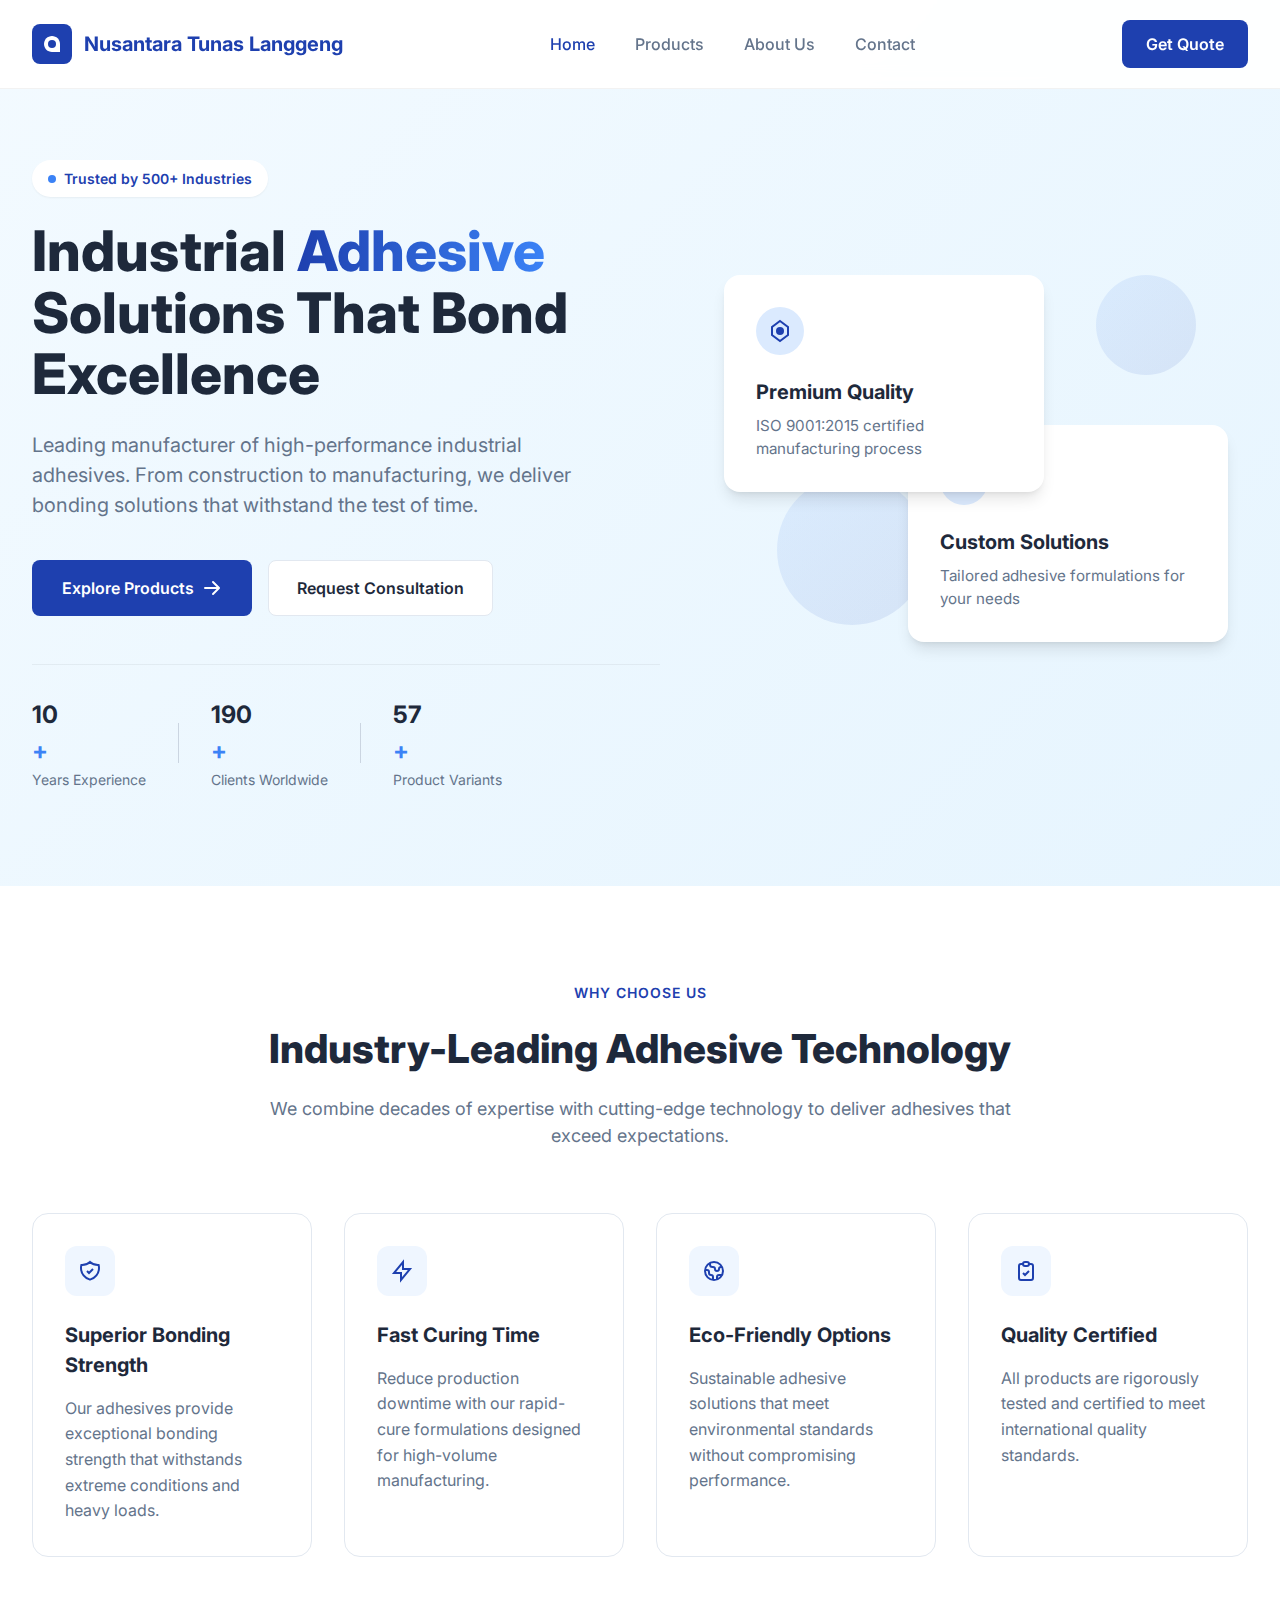
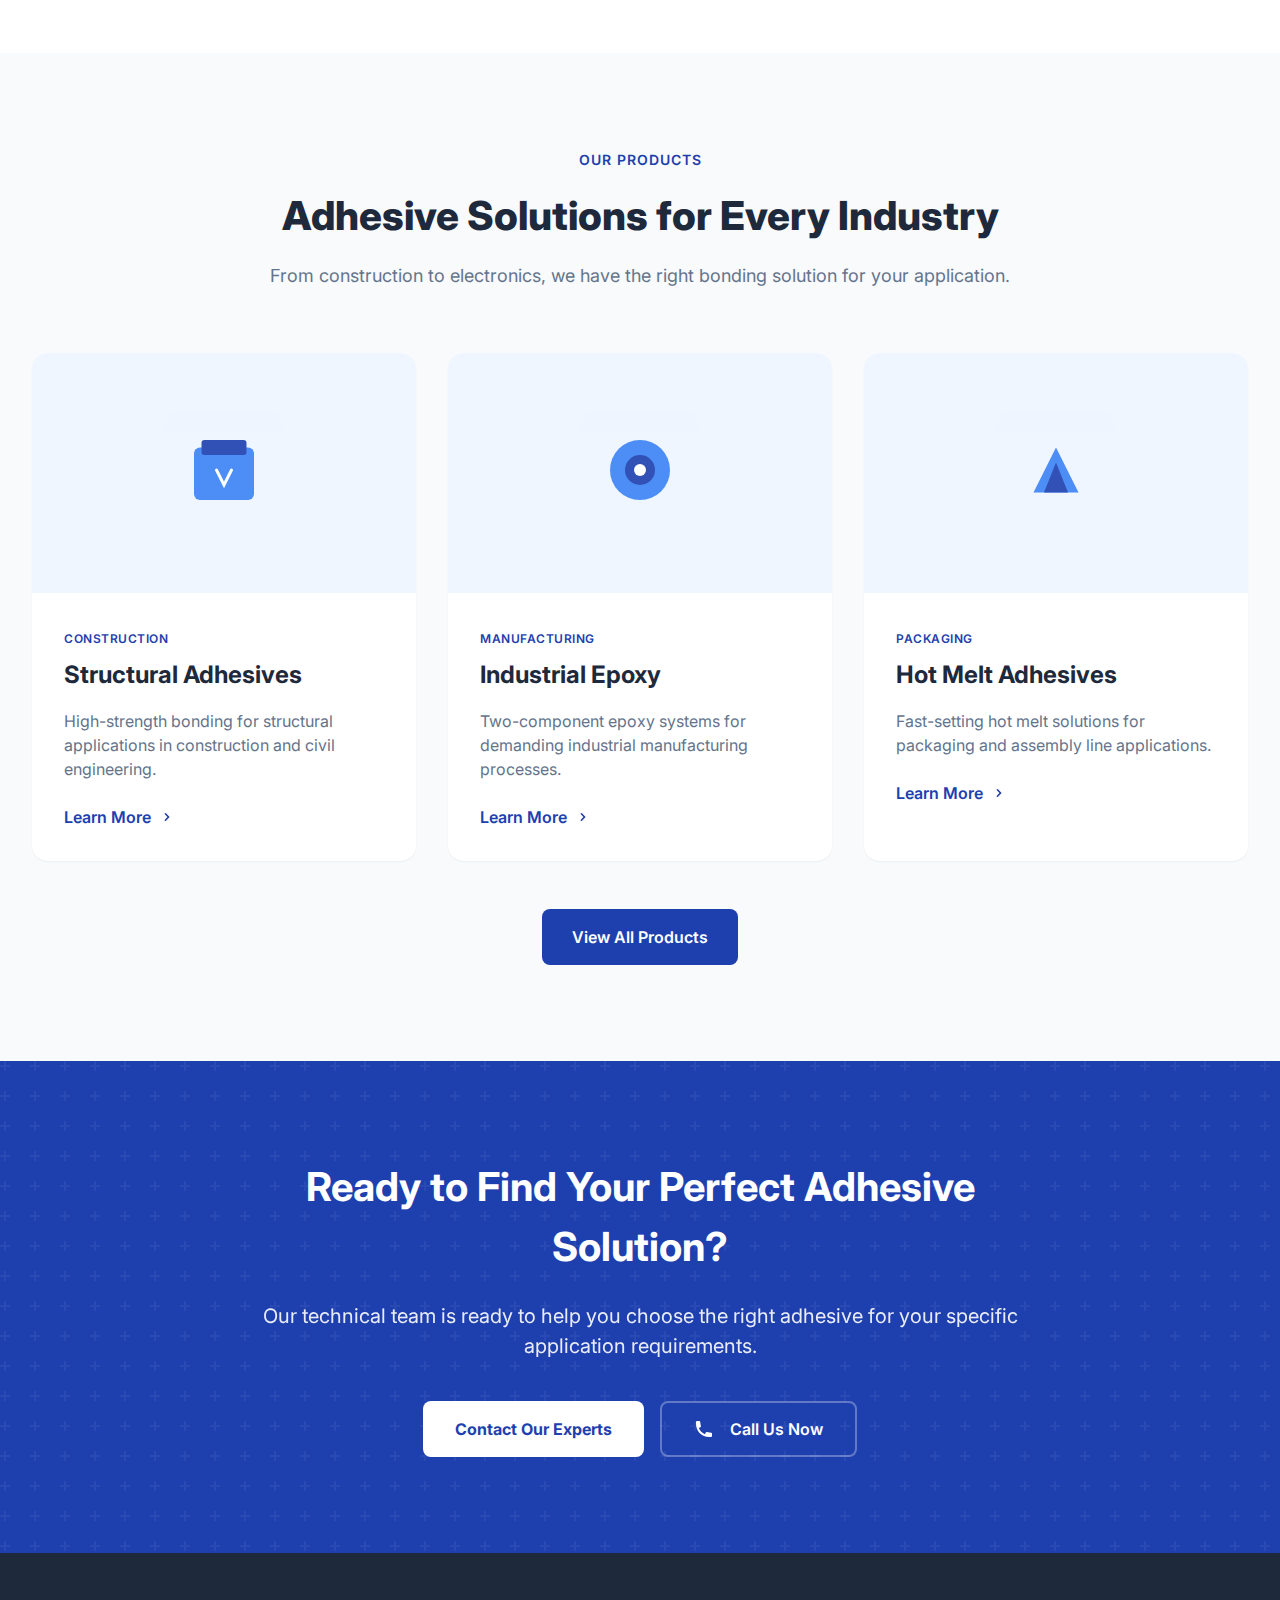
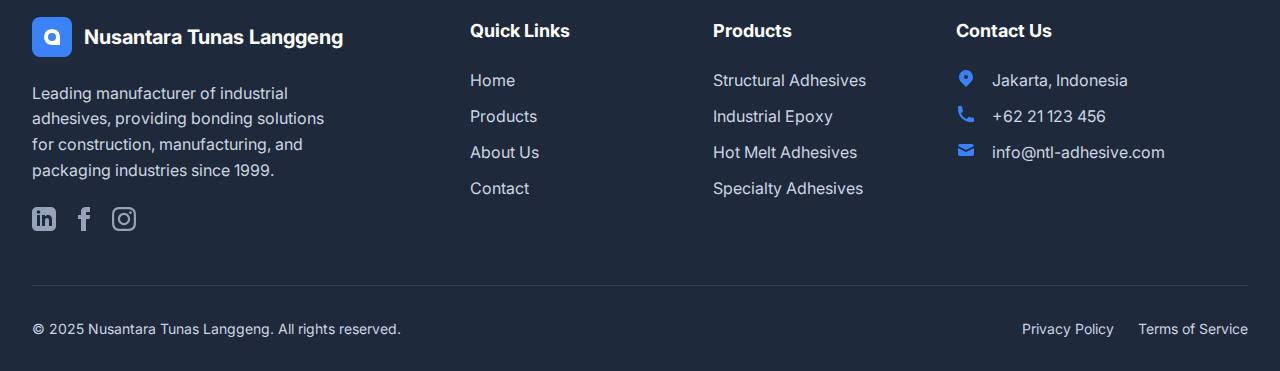
<file: inde.html>
<!DOCTYPE html>
<html lang="en">
<head>
    <meta charset="UTF-8">
    <meta name="viewport" content="width=device-width, initial-scale=1.0">
    <title>Nusantara Tunas Langgeng - Industrial Adhesive Solutions</title>
    <link href="https://fonts.googleapis.com/css2?family=Inter:wght@300;400;500;600;700;800&display=swap" rel="stylesheet">
</head>
<style>
    /* Variables & Reset */
:root {
    --primary: #1e40af;       /* Deep Blue */
    --primary-light: #3b82f6; /* Bright Blue */
    --secondary: #1e293b;     /* Dark Slate */
    --accent: #eff6ff;        /* Light Blue Background */
    --text-dark: #0f172a;
    --text-gray: #64748b;
    --white: #ffffff;
    --transition: all 0.3s cubic-bezier(0.4, 0, 0.2, 1);
    --shadow-sm: 0 1px 2px 0 rgb(0 0 0 / 0.05);
    --shadow-md: 0 4px 6px -1px rgb(0 0 0 / 0.1), 0 2px 4px -2px rgb(0 0 0 / 0.1);
    --shadow-lg: 0 10px 15px -3px rgb(0 0 0 / 0.1), 0 4px 6px -4px rgb(0 0 0 / 0.1);
}

* {
    margin: 0;
    padding: 0;
    box-sizing: border-box;
}

body {
    font-family: 'Inter', sans-serif;
    color: var(--text-dark);
    line-height: 1.5;
    background-color: var(--white);
    overflow-x: hidden;
}

a {
    text-decoration: none;
    color: inherit;
}

ul {
    list-style: none;
}

.container {
    max-width: 1280px;
    margin: 0 auto;
    padding: 0 2rem;
}

/* Navigation */
.navbar {
    position: fixed;
    top: 0;
    width: 100%;
    z-index: 1000;
    background: rgba(255, 255, 255, 0.95);
    backdrop-filter: blur(10px);
    border-bottom: 1px solid rgba(0,0,0,0.05);
    transition: var(--transition);
}

.navbar.scrolled {
    box-shadow: var(--shadow-sm);
    padding: 0.5rem 0;
}

.nav-container {
    display: flex;
    justify-content: space-between;
    align-items: center;
    max-width: 1280px;
    margin: 0 auto;
    padding: 1.25rem 2rem;
}

.logo {
    display: flex;
    align-items: center;
    gap: 0.75rem;
    font-weight: 700;
    font-size: 1.25rem;
    color: var(--primary);
}

.logo-icon {
    width: 40px;
    height: 40px;
}

.nav-links {
    display: flex;
    gap: 2.5rem;
}

.nav-links a {
    font-weight: 500;
    color: var(--text-gray);
    transition: var(--transition);
    position: relative;
}

.nav-links a:hover, .nav-links a.active {
    color: var(--primary);
}

.nav-cta {
    background: var(--primary);
    color: var(--white);
    padding: 0.75rem 1.5rem;
    border-radius: 0.5rem;
    font-weight: 600;
    transition: var(--transition);
}

.nav-cta:hover {
    background: var(--primary-light);
    transform: translateY(-1px);
}

/* Mobile Menu */
.mobile-menu-btn {
    display: none;
    flex-direction: column;
    gap: 6px;
    background: none;
    border: none;
    cursor: pointer;
}

.mobile-menu-btn span {
    width: 25px;
    height: 2px;
    background-color: var(--secondary);
    transition: var(--transition);
}

/* Hero Section */
.hero {
    position: relative;
    padding: 10rem 0 6rem;
    overflow: hidden;
}

.hero-bg {
    position: absolute;
    inset: 0;
    z-index: -1;
}

.hero-gradient {
    position: absolute;
    inset: 0;
    background: linear-gradient(135deg, #f0f9ff 0%, #e0f2fe 100%);
    opacity: 0.8;
}

.hero-container {
    max-width: 1280px;
    margin: 0 auto;
    padding: 0 2rem;
    display: grid;
    grid-template-columns: 1.2fr 1fr;
    gap: 4rem;
    align-items: center;
}

.hero-badge {
    display: inline-flex;
    align-items: center;
    gap: 0.5rem;
    background: var(--white);
    padding: 0.5rem 1rem;
    border-radius: 2rem;
    font-size: 0.875rem;
    font-weight: 600;
    color: var(--primary);
    box-shadow: var(--shadow-sm);
    margin-bottom: 1.5rem;
}

.badge-dot {
    width: 8px;
    height: 8px;
    background: var(--primary-light);
    border-radius: 50%;
    animation: pulse 2s infinite;
}

.hero-title {
    font-size: 3.5rem;
    line-height: 1.1;
    font-weight: 800;
    color: var(--secondary);
    margin-bottom: 1.5rem;
}

.gradient-text {
    background: linear-gradient(to right, var(--primary), var(--primary-light));
    -webkit-background-clip: text;
    -webkit-text-fill-color: transparent;
}

.hero-subtitle {
    font-size: 1.25rem;
    color: var(--text-gray);
    margin-bottom: 2.5rem;
    max-width: 90%;
}

.hero-cta {
    display: flex;
    gap: 1rem;
    margin-bottom: 3rem;
}

.btn {
    display: inline-flex;
    align-items: center;
    gap: 0.5rem;
    padding: 0.875rem 1.75rem;
    border-radius: 0.5rem;
    font-weight: 600;
    transition: var(--transition);
    cursor: pointer;
}

.btn-primary {
    background: var(--primary);
    color: var(--white);
    border: 2px solid transparent;
}

.btn-primary:hover {
    background: var(--primary-light);
    transform: translateY(-2px);
    box-shadow: var(--shadow-lg);
}

.btn-secondary {
    background: var(--white);
    color: var(--secondary);
    border: 1px solid #e2e8f0;
}

.btn-secondary:hover {
    border-color: var(--primary);
    color: var(--primary);
}

.btn-icon {
    width: 20px;
    height: 20px;
}

.hero-stats {
    display: flex;
    align-items: center;
    gap: 2rem;
    padding-top: 2rem;
    border-top: 1px solid rgba(0,0,0,0.05);
}

.stat-item {
    display: flex;
    flex-direction: column;
}

.stat-number {
    font-size: 1.5rem;
    font-weight: 700;
    color: var(--secondary);
}

.stat-suffix {
    font-size: 1.5rem;
    font-weight: 700;
    color: var(--primary-light);
}

.stat-label {
    font-size: 0.875rem;
    color: var(--text-gray);
}

.stat-divider {
    width: 1px;
    height: 40px;
    background: #cbd5e1;
}

/* Hero Visual & Cards */
.hero-visual {
    position: relative;
    height: 500px;
}

.hero-card {
    position: absolute;
    background: var(--white);
    padding: 2rem;
    border-radius: 1rem;
    box-shadow: var(--shadow-lg);
    max-width: 320px;
    z-index: 2;
    transition: var(--transition);
}

.hero-card:hover {
    transform: translateY(-10px);
}

.hero-card:first-child {
    top: 50px;
    left: 0;
}

.hero-card-2 {
    top: 200px;
    right: 20px;
    z-index: 1;
}

.card-icon svg {
    width: 48px;
    height: 48px;
    margin-bottom: 1rem;
}

.hero-card h3 {
    font-size: 1.25rem;
    margin-bottom: 0.5rem;
    color: var(--secondary);
}

.hero-card p {
    color: var(--text-gray);
    font-size: 0.95rem;
}

/* Floating Elements Animation */
.floating-element {
    position: absolute;
    border-radius: 50%;
    background: linear-gradient(135deg, var(--primary-light), var(--primary));
    opacity: 0.1;
    z-index: 0;
}

.floating-1 { width: 100px; height: 100px; top: 10%; right: 10%; animation: float 6s infinite; }
.floating-2 { width: 150px; height: 150px; bottom: 20%; left: 10%; animation: float 8s infinite reverse; }

/* Features Section */
.features {
    padding: 6rem 0;
    background: var(--white);
}

.section-header {
    text-align: center;
    max-width: 768px;
    margin: 0 auto 4rem;
}

.section-tag {
    color: var(--primary);
    font-weight: 600;
    font-size: 0.875rem;
    text-transform: uppercase;
    letter-spacing: 1px;
    display: block;
    margin-bottom: 1rem;
}

.section-title {
    font-size: 2.5rem;
    font-weight: 800;
    color: var(--secondary);
    margin-bottom: 1rem;
}

.section-subtitle {
    color: var(--text-gray);
    font-size: 1.125rem;
}

.features-grid {
    display: grid;
    grid-template-columns: repeat(auto-fit, minmax(250px, 1fr));
    gap: 2rem;
}

.feature-card {
    padding: 2rem;
    border-radius: 1rem;
    background: var(--white);
    border: 1px solid #e2e8f0;
    transition: var(--transition);
}

.feature-card:hover {
    border-color: var(--primary-light);
    box-shadow: var(--shadow-lg);
    transform: translateY(-5px);
}

.feature-icon {
    width: 50px;
    height: 50px;
    background: var(--accent);
    color: var(--primary);
    border-radius: 12px;
    display: flex;
    align-items: center;
    justify-content: center;
    margin-bottom: 1.5rem;
}

.feature-icon svg {
    width: 24px;
    height: 24px;
}

.feature-card h3 {
    font-size: 1.25rem;
    margin-bottom: 1rem;
    color: var(--secondary);
}

.feature-card p {
    color: var(--text-gray);
    line-height: 1.6;
}

/* Products Section */
.products-preview {
    padding: 6rem 0;
    background: #f8fafc;
}

.products-grid {
    display: grid;
    grid-template-columns: repeat(auto-fit, minmax(320px, 1fr));
    gap: 2rem;
    margin-bottom: 3rem;
}

.product-card {
    background: var(--white);
    border-radius: 1rem;
    overflow: hidden;
    transition: var(--transition);
    box-shadow: var(--shadow-sm);
}

.product-card:hover {
    box-shadow: var(--shadow-lg);
    transform: translateY(-5px);
}

.product-image {
    height: 240px;
    background: var(--accent);
    display: flex;
    align-items: center;
    justify-content: center;
}

.product-placeholder svg {
    width: 100%;
    height: 100%;
    max-width: 120px;
    opacity: 0.9;
}

.product-info {
    padding: 2rem;
}

.product-category {
    font-size: 0.75rem;
    font-weight: 600;
    color: var(--primary);
    text-transform: uppercase;
    letter-spacing: 0.5px;
}

.product-info h3 {
    font-size: 1.5rem;
    margin: 0.5rem 0 1rem;
    color: var(--secondary);
}

.product-info p {
    color: var(--text-gray);
    margin-bottom: 1.5rem;
}

.product-link {
    display: inline-flex;
    align-items: center;
    gap: 0.5rem;
    font-weight: 600;
    color: var(--primary);
    transition: var(--transition);
}

.product-link:hover {
    gap: 0.75rem;
    color: var(--primary-light);
}

.product-link svg {
    width: 16px;
    height: 16px;
}

.products-cta {
    text-align: center;
}

/* CTA Section */
.cta-section {
    position: relative;
    padding: 6rem 0;
    background: var(--primary);
    overflow: hidden;
    text-align: center;
    color: var(--white);
}

.cta-bg {
    position: absolute;
    inset: 0;
    background-image: url("data:image/svg+xml,%3Csvg width='60' height='60' viewBox='0 0 60 60' xmlns='http://www.w3.org/2000/svg'%3E%3Cg fill='none' fill-rule='evenodd'%3E%3Cg fill='%23ffffff' fill-opacity='0.05'%3E%3Cpath d='M36 34v-4h-2v4h-4v2h4v4h2v-4h4v-2h-4zm0-30V0h-2v4h-4v2h4v4h2V6h4V4h-4zM6 34v-4H4v4H0v2h4v4h2v-4h4v-2H6zM6 4V0H4v4H0v2h4v4h2V6h4V4H6z'/%3E%3C/g%3E%3C/g%3E%3C/svg%3E");
}

.cta-content {
    position: relative;
    z-index: 2;
    max-width: 800px;
    margin: 0 auto;
}

.cta-content h2 {
    font-size: 2.5rem;
    margin-bottom: 1.5rem;
}

.cta-content p {
    font-size: 1.25rem;
    opacity: 0.9;
    margin-bottom: 2.5rem;
}

.cta-buttons {
    display: flex;
    justify-content: center;
    gap: 1rem;
}

.btn-white {
    background: var(--white);
    color: var(--primary);
    padding: 0.875rem 2rem;
    border-radius: 0.5rem;
    font-weight: 700;
}

.btn-white:hover {
    background: #f8fafc;
    transform: translateY(-2px);
}

.btn-outline-white {
    border: 2px solid rgba(255,255,255,0.3);
    color: var(--white);
    padding: 0.875rem 2rem;
    border-radius: 0.5rem;
    font-weight: 600;
}

.btn-outline-white:hover {
    border-color: var(--white);
    background: rgba(255,255,255,0.1);
}

.btn-icon-left {
    width: 20px;
    height: 20px;
    margin-right: 0.5rem;
}

/* Footer */
.footer {
    background: var(--secondary);
    color: #cbd5e1;
    padding: 4rem 0 2rem;
}

.footer-grid {
    display: grid;
    grid-template-columns: 2fr 1fr 1fr 1.5fr;
    gap: 3rem;
    margin-bottom: 3rem;
}

.footer-logo {
    display: flex;
    align-items: center;
    gap: 0.75rem;
    color: var(--white);
    font-size: 1.25rem;
    font-weight: 700;
    margin-bottom: 1.5rem;
}

.footer-description {
    line-height: 1.6;
    margin-bottom: 1.5rem;
    max-width: 300px;
}

.footer-social {
    display: flex;
    gap: 1rem;
}

.footer-social a {
    color: #94a3b8;
    transition: var(--transition);
}

.footer-social a:hover {
    color: var(--white);
}

.footer-social svg {
    width: 24px;
    height: 24px;
}

.footer-links h4, .footer-contact h4 {
    color: var(--white);
    font-size: 1.125rem;
    margin-bottom: 1.5rem;
}

.footer-links ul, .footer-contact ul {
    display: flex;
    flex-direction: column;
    gap: 0.75rem;
}

.footer-links a:hover {
    color: var(--primary-light);
    padding-left: 0.25rem;
    transition: var(--transition);
}

.footer-contact li {
    display: flex;
    gap: 1rem;
    align-items: flex-start;
}

.footer-contact svg {
    width: 20px;
    height: 20px;
    color: var(--primary-light);
    flex-shrink: 0;
}

.footer-bottom {
    border-top: 1px solid rgba(255,255,255,0.1);
    padding-top: 2rem;
    display: flex;
    justify-content: space-between;
    align-items: center;
    font-size: 0.875rem;
}

.footer-bottom-links {
    display: flex;
    gap: 1.5rem;
}

/* Animations */
@keyframes float {
    0%, 100% { transform: translateY(0); }
    50% { transform: translateY(-20px); }
}

@keyframes pulse {
    0% { transform: scale(1); opacity: 1; }
    50% { transform: scale(1.5); opacity: 0.5; }
    100% { transform: scale(1); opacity: 1; }
}

/* Responsive Design */
@media (max-width: 1024px) {
    .hero-container {
        grid-template-columns: 1fr;
        text-align: center;
        padding-top: 2rem;
    }

    .hero-stats {
        justify-content: center;
    }

    .hero-visual {
        display: none;
    }

    .cta-buttons {
        flex-direction: column;
    }
}

@media (max-width: 768px) {
    .navbar .nav-links, .navbar .nav-cta {
        display: none;
    }

    .mobile-menu-btn {
        display: flex;
    }
    
    .nav-links.active {
        display: flex;
        flex-direction: column;
        position: absolute;
        top: 100%;
        left: 0;
        right: 0;
        background: var(--white);
        padding: 2rem;
        box-shadow: var(--shadow-md);
        text-align: center;
    }

    .hero-title {
        font-size: 2.5rem;
    }
    
    .footer-grid {
        grid-template-columns: 1fr;
        gap: 2rem;
    }
    
    .footer-bottom {
        flex-direction: column;
        gap: 1rem;
        text-align: center;
    }
}

</style>
<body>
    <!-- Navigation -->
    <nav class="navbar" id="navbar">
        <div class="nav-container">
            <a href="index.html" class="logo">
                <div class="logo-icon">
                    <svg viewBox="0 0 40 40" fill="none" xmlns="http://www.w3.org/2000/svg">
                        <rect width="40" height="40" rx="8" fill="#1e40af"/>
                        <path d="M12 20C12 15.5817 15.5817 12 20 12V12C24.4183 12 28 15.5817 28 20V28H20C15.5817 28 12 24.4183 12 20V20Z" fill="white"/>
                        <circle cx="20" cy="20" r="4" fill="#1e40af"/>
                    </svg>
                </div>
                <span class="logo-text">Nusantara Tunas Langgeng</span>
            </a>
            <button class="mobile-menu-btn" id="mobileMenuBtn" aria-label="Toggle menu">
                <span></span>
                <span></span>
                <span></span>
            </button>
            <ul class="nav-links" id="navLinks">
                <li><a href="index.html" class="active">Home</a></li>
                <li><a href="products.html">Products</a></li>
                <li><a href="about.html">About Us</a></li>
                <li><a href="contact.html">Contact</a></li>
            </ul>
            <a href="contact.html" class="nav-cta">Get Quote</a>
        </div>
    </nav>

    <!-- Hero Section -->
    <section class="hero">
        <div class="hero-bg">
            <div class="hero-gradient"></div>
            <div class="hero-pattern"></div>
        </div>
        <div class="hero-container">
            <div class="hero-content">
                <div class="hero-badge">
                    <span class="badge-dot"></span>
                    Trusted by 500+ Industries
                </div>
                <h1 class="hero-title">
                    Industrial <span class="gradient-text">Adhesive</span> Solutions That Bond Excellence
                </h1>
                <p class="hero-subtitle">
                    Leading manufacturer of high-performance industrial adhesives. From construction to manufacturing, we deliver bonding solutions that withstand the test of time.
                </p>
                <div class="hero-cta">
                    <a href="products.html" class="btn btn-primary">
                        Explore Products
                        <svg class="btn-icon" viewBox="0 0 20 20" fill="currentColor">
                            <path fill-rule="evenodd" d="M10.293 3.293a1 1 0 011.414 0l6 6a1 1 0 010 1.414l-6 6a1 1 0 01-1.414-1.414L14.586 11H3a1 1 0 110-2h11.586l-4.293-4.293a1 1 0 010-1.414z" clip-rule="evenodd"/>
                        </svg>
                    </a>
                    <a href="contact.html" class="btn btn-secondary">
                        Request Consultation
                    </a>
                </div>
                <div class="hero-stats">
                    <div class="stat-item">
                        <span class="stat-number" data-target="25">0</span><span class="stat-suffix">+</span>
                        <span class="stat-label">Years Experience</span>
                    </div>
                    <div class="stat-divider"></div>
                    <div class="stat-item">
                        <span class="stat-number" data-target="500">0</span><span class="stat-suffix">+</span>
                        <span class="stat-label">Clients Worldwide</span>
                    </div>
                    <div class="stat-divider"></div>
                    <div class="stat-item">
                        <span class="stat-number" data-target="150">0</span><span class="stat-suffix">+</span>
                        <span class="stat-label">Product Variants</span>
                    </div>
                </div>
            </div>
            <div class="hero-visual">
                <div class="hero-card">
                    <div class="card-glow"></div>
                    <div class="card-content">
                        <div class="card-icon">
                            <svg viewBox="0 0 48 48" fill="none" xmlns="http://www.w3.org/2000/svg">
                                <circle cx="24" cy="24" r="24" fill="#dbeafe"/>
                                <path d="M24 14L32 20V28L24 34L16 28V20L24 14Z" stroke="#1e40af" stroke-width="2" fill="none"/>
                                <circle cx="24" cy="24" r="4" fill="#1e40af"/>
                            </svg>
                        </div>
                        <h3>Premium Quality</h3>
                        <p>ISO 9001:2015 certified manufacturing process</p>
                    </div>
                </div>
                <div class="hero-card hero-card-2">
                    <div class="card-glow"></div>
                    <div class="card-content">
                        <div class="card-icon">
                            <svg viewBox="0 0 48 48" fill="none" xmlns="http://www.w3.org/2000/svg">
                                <circle cx="24" cy="24" r="24" fill="#dbeafe"/>
                                <path d="M16 24H32M24 16V32" stroke="#1e40af" stroke-width="2" stroke-linecap="round"/>
                                <circle cx="24" cy="24" r="10" stroke="#1e40af" stroke-width="2" fill="none"/>
                            </svg>
                        </div>
                        <h3>Custom Solutions</h3>
                        <p>Tailored adhesive formulations for your needs</p>
                    </div>
                </div>
                <div class="floating-element floating-1"></div>
                <div class="floating-element floating-2"></div>
                <div class="floating-element floating-3"></div>
            </div>
        </div>
    </section>

    <!-- Features Section -->
    <section class="features">
        <div class="container">
            <div class="section-header">
                <span class="section-tag">Why Choose Us</span>
                <h2 class="section-title">Industry-Leading Adhesive Technology</h2>
                <p class="section-subtitle">We combine decades of expertise with cutting-edge technology to deliver adhesives that exceed expectations.</p>
            </div>
            <div class="features-grid">
                <div class="feature-card">
                    <div class="feature-icon">
                        <svg viewBox="0 0 24 24" fill="none" stroke="currentColor" stroke-width="2">
                            <path d="M9 12l2 2 4-4m5.618-4.016A11.955 11.955 0 0112 2.944a11.955 11.955 0 01-8.618 3.04A12.02 12.02 0 003 9c0 5.591 3.824 10.29 9 11.622 5.176-1.332 9-6.03 9-11.622 0-1.042-.133-2.052-.382-3.016z"/>
                        </svg>
                    </div>
                    <h3>Superior Bonding Strength</h3>
                    <p>Our adhesives provide exceptional bonding strength that withstands extreme conditions and heavy loads.</p>
                </div>
                <div class="feature-card">
                    <div class="feature-icon">
                        <svg viewBox="0 0 24 24" fill="none" stroke="currentColor" stroke-width="2">
                            <path d="M13 10V3L4 14h7v7l9-11h-7z"/>
                        </svg>
                    </div>
                    <h3>Fast Curing Time</h3>
                    <p>Reduce production downtime with our rapid-cure formulations designed for high-volume manufacturing.</p>
                </div>
                <div class="feature-card">
                    <div class="feature-icon">
                        <svg viewBox="0 0 24 24" fill="none" stroke="currentColor" stroke-width="2">
                            <path d="M3.055 11H5a2 2 0 012 2v1a2 2 0 002 2 2 2 0 012 2v2.945M8 3.935V5.5A2.5 2.5 0 0010.5 8h.5a2 2 0 012 2 2 2 0 104 0 2 2 0 012-2h1.064M15 20.488V18a2 2 0 012-2h3.064M21 12a9 9 0 11-18 0 9 9 0 0118 0z"/>
                        </svg>
                    </div>
                    <h3>Eco-Friendly Options</h3>
                    <p>Sustainable adhesive solutions that meet environmental standards without compromising performance.</p>
                </div>
                <div class="feature-card">
                    <div class="feature-icon">
                        <svg viewBox="0 0 24 24" fill="none" stroke="currentColor" stroke-width="2">
                            <path d="M9 5H7a2 2 0 00-2 2v12a2 2 0 002 2h10a2 2 0 002-2V7a2 2 0 00-2-2h-2M9 5a2 2 0 002 2h2a2 2 0 002-2M9 5a2 2 0 012-2h2a2 2 0 012 2m-6 9l2 2 4-4"/>
                        </svg>
                    </div>
                    <h3>Quality Certified</h3>
                    <p>All products are rigorously tested and certified to meet international quality standards.</p>
                </div>
            </div>
        </div>
    </section>

    <!-- Products Preview Section -->
    <section class="products-preview">
        <div class="container">
            <div class="section-header">
                <span class="section-tag">Our Products</span>
                <h2 class="section-title">Adhesive Solutions for Every Industry</h2>
                <p class="section-subtitle">From construction to electronics, we have the right bonding solution for your application.</p>
            </div>
            <div class="products-grid">
                <div class="product-card">
                    <div class="product-image">
                        <div class="product-placeholder">
                            <svg viewBox="0 0 80 80" fill="none">
                                <rect width="80" height="80" rx="12" fill="#eff6ff"/>
                                <rect x="20" y="25" width="40" height="35" rx="4" fill="#3b82f6"/>
                                <rect x="25" y="20" width="30" height="10" rx="2" fill="#1e40af"/>
                                <path d="M35 40L40 50L45 40" stroke="white" stroke-width="2" stroke-linecap="round"/>
                            </svg>
                        </div>
                    </div>
                    <div class="product-info">
                        <span class="product-category">Construction</span>
                        <h3>Structural Adhesives</h3>
                        <p>High-strength bonding for structural applications in construction and civil engineering.</p>
                        <a href="products.html" class="product-link">
                            Learn More
                            <svg viewBox="0 0 20 20" fill="currentColor">
                                <path fill-rule="evenodd" d="M7.293 14.707a1 1 0 010-1.414L10.586 10 7.293 6.707a1 1 0 011.414-1.414l4 4a1 1 0 010 1.414l-4 4a1 1 0 01-1.414 0z" clip-rule="evenodd"/>
                            </svg>
                        </a>
                    </div>
                </div>
                <div class="product-card">
                    <div class="product-image">
                        <div class="product-placeholder">
                            <svg viewBox="0 0 80 80" fill="none">
                                <rect width="80" height="80" rx="12" fill="#eff6ff"/>
                                <circle cx="40" cy="40" r="20" fill="#3b82f6"/>
                                <circle cx="40" cy="40" r="10" fill="#1e40af"/>
                                <circle cx="40" cy="40" r="4" fill="white"/>
                            </svg>
                        </div>
                    </div>
                    <div class="product-info">
                        <span class="product-category">Manufacturing</span>
                        <h3>Industrial Epoxy</h3>
                        <p>Two-component epoxy systems for demanding industrial manufacturing processes.</p>
                        <a href="products.html" class="product-link">
                            Learn More
                            <svg viewBox="0 0 20 20" fill="currentColor">
                                <path fill-rule="evenodd" d="M7.293 14.707a1 1 0 010-1.414L10.586 10 7.293 6.707a1 1 0 011.414-1.414l4 4a1 1 0 010 1.414l-4 4a1 1 0 01-1.414 0z" clip-rule="evenodd"/>
                            </svg>
                        </a>
                    </div>
                </div>
                <div class="product-card">
                    <div class="product-image">
                        <div class="product-placeholder">
                            <svg viewBox="0 0 80 80" fill="none">
                                <rect width="80" height="80" rx="12" fill="#eff6ff"/>
                                <path d="M25 55L40 25L55 55H25Z" fill="#3b82f6"/>
                                <path d="M32 55L40 35L48 55H32Z" fill="#1e40af"/>
                            </svg>
                        </div>
                    </div>
                    <div class="product-info">
                        <span class="product-category">Packaging</span>
                        <h3>Hot Melt Adhesives</h3>
                        <p>Fast-setting hot melt solutions for packaging and assembly line applications.</p>
                        <a href="products.html" class="product-link">
                            Learn More
                            <svg viewBox="0 0 20 20" fill="currentColor">
                                <path fill-rule="evenodd" d="M7.293 14.707a1 1 0 010-1.414L10.586 10 7.293 6.707a1 1 0 011.414-1.414l4 4a1 1 0 010 1.414l-4 4a1 1 0 01-1.414 0z" clip-rule="evenodd"/>
                            </svg>
                        </a>
                    </div>
                </div>
            </div>
            <div class="products-cta">
                <a href="products.html" class="btn btn-primary">View All Products</a>
            </div>
        </div>
    </section>

    <!-- CTA Section -->
    <section class="cta-section">
        <div class="cta-bg"></div>
        <div class="container">
            <div class="cta-content">
                <h2>Ready to Find Your Perfect Adhesive Solution?</h2>
                <p>Our technical team is ready to help you choose the right adhesive for your specific application requirements.</p>
                <div class="cta-buttons">
                    <a href="contact.html" class="btn btn-white">Contact Our Experts</a>
                    <a href="tel:+6221123456" class="btn btn-outline-white">
                        <svg viewBox="0 0 20 20" fill="currentColor" class="btn-icon-left">
                            <path d="M2 3a1 1 0 011-1h2.153a1 1 0 01.986.836l.74 4.435a1 1 0 01-.54 1.06l-1.548.773a11.037 11.037 0 006.105 6.105l.774-1.548a1 1 0 011.059-.54l4.435.74a1 1 0 01.836.986V17a1 1 0 01-1 1h-2C7.82 18 2 12.18 2 5V3z"/>
                        </svg>
                        Call Us Now
                    </a>
                </div>
            </div>
        </div>
    </section>

    <!-- Footer -->
    <footer class="footer">
        <div class="container">
            <div class="footer-grid">
                <div class="footer-brand">
                    <a href="index.html" class="footer-logo">
                        <div class="logo-icon">
                            <svg viewBox="0 0 40 40" fill="none" xmlns="http://www.w3.org/2000/svg">
                                <rect width="40" height="40" rx="8" fill="#3b82f6"/>
                                <path d="M12 20C12 15.5817 15.5817 12 20 12V12C24.4183 12 28 15.5817 28 20V28H20C15.5817 28 12 24.4183 12 20V20Z" fill="white"/>
                                <circle cx="20" cy="20" r="4" fill="#3b82f6"/>
                            </svg>
                        </div>
                        <span>Nusantara Tunas Langgeng</span>
                    </a>
                    <p class="footer-description">Leading manufacturer of industrial adhesives, providing bonding solutions for construction, manufacturing, and packaging industries since 1999.</p>
                    <div class="footer-social">
                        <a href="#" aria-label="LinkedIn">
                            <svg viewBox="0 0 24 24" fill="currentColor">
                                <path d="M19 0h-14c-2.761 0-5 2.239-5 5v14c0 2.761 2.239 5 5 5h14c2.762 0 5-2.239 5-5v-14c0-2.761-2.238-5-5-5zm-11 19h-3v-11h3v11zm-1.5-12.268c-.966 0-1.75-.79-1.75-1.764s.784-1.764 1.75-1.764 1.75.79 1.75 1.764-.783 1.764-1.75 1.764zm13.5 12.268h-3v-5.604c0-3.368-4-3.113-4 0v5.604h-3v-11h3v1.765c1.396-2.586 7-2.777 7 2.476v6.759z"/>
                            </svg>
                        </a>
                        <a href="#" aria-label="Facebook">
                            <svg viewBox="0 0 24 24" fill="currentColor">
                                <path d="M9 8h-3v4h3v12h5v-12h3.642l.358-4h-4v-1.667c0-.955.192-1.333 1.115-1.333h2.885v-5h-3.808c-3.596 0-5.192 1.583-5.192 4.615v3.385z"/>
                            </svg>
                        </a>
                        <a href="#" aria-label="Instagram">
                            <svg viewBox="0 0 24 24" fill="currentColor">
                                <path d="M12 2.163c3.204 0 3.584.012 4.85.07 3.252.148 4.771 1.691 4.919 4.919.058 1.265.069 1.645.069 4.849 0 3.205-.012 3.584-.069 4.849-.149 3.225-1.664 4.771-4.919 4.919-1.266.058-1.644.07-4.85.07-3.204 0-3.584-.012-4.849-.07-3.26-.149-4.771-1.699-4.919-4.92-.058-1.265-.07-1.644-.07-4.849 0-3.204.013-3.583.07-4.849.149-3.227 1.664-4.771 4.919-4.919 1.266-.057 1.645-.069 4.849-.069zm0-2.163c-3.259 0-3.667.014-4.947.072-4.358.2-6.78 2.618-6.98 6.98-.059 1.281-.073 1.689-.073 4.948 0 3.259.014 3.668.072 4.948.2 4.358 2.618 6.78 6.98 6.98 1.281.058 1.689.072 4.948.072 3.259 0 3.668-.014 4.948-.072 4.354-.2 6.782-2.618 6.979-6.98.059-1.28.073-1.689.073-4.948 0-3.259-.014-3.667-.072-4.947-.196-4.354-2.617-6.78-6.979-6.98-1.281-.059-1.69-.073-4.949-.073zm0 5.838c-3.403 0-6.162 2.759-6.162 6.162s2.759 6.163 6.162 6.163 6.162-2.759 6.162-6.163c0-3.403-2.759-6.162-6.162-6.162zm0 10.162c-2.209 0-4-1.79-4-4 0-2.209 1.791-4 4-4s4 1.791 4 4c0 2.21-1.791 4-4 4zm6.406-11.845c-.796 0-1.441.645-1.441 1.44s.645 1.44 1.441 1.44c.795 0 1.439-.645 1.439-1.44s-.644-1.44-1.439-1.44z"/>
                            </svg>
                        </a>
                    </div>
                </div>
                <div class="footer-links">
                    <h4>Quick Links</h4>
                    <ul>
                        <li><a href="index.html">Home</a></li>
                        <li><a href="products.html">Products</a></li>
                        <li><a href="about.html">About Us</a></li>
                        <li><a href="contact.html">Contact</a></li>
                    </ul>
                </div>
                <div class="footer-links">
                    <h4>Products</h4>
                    <ul>
                        <li><a href="products.html">Structural Adhesives</a></li>
                        <li><a href="products.html">Industrial Epoxy</a></li>
                        <li><a href="products.html">Hot Melt Adhesives</a></li>
                        <li><a href="products.html">Specialty Adhesives</a></li>
                    </ul>
                </div>
                <div class="footer-contact">
                    <h4>Contact Us</h4>
                    <ul>
                        <li>
                            <svg viewBox="0 0 20 20" fill="currentColor">
                                <path fill-rule="evenodd" d="M5.05 4.05a7 7 0 119.9 9.9L10 18.9l-4.95-4.95a7 7 0 010-9.9zM10 11a2 2 0 100-4 2 2 0 000 4z" clip-rule="evenodd"/>
                            </svg>
                            <span>Jakarta, Indonesia</span>
                        </li>
                        <li>
                            <svg viewBox="0 0 20 20" fill="currentColor">
                                <path d="M2 3a1 1 0 011-1h2.153a1 1 0 01.986.836l.74 4.435a1 1 0 01-.54 1.06l-1.548.773a11.037 11.037 0 006.105 6.105l.774-1.548a1 1 0 011.059-.54l4.435.74a1 1 0 01.836.986V17a1 1 0 01-1 1h-2C7.82 18 2 12.18 2 5V3z"/>
                            </svg>
                            <span>+62 21 123 456</span>
                        </li>
                        <li>
                            <svg viewBox="0 0 20 20" fill="currentColor">
                                <path d="M2.003 5.884L10 9.882l7.997-3.998A2 2 0 0016 4H4a2 2 0 00-1.997 1.884z"/>
                                <path d="M18 8.118l-8 4-8-4V14a2 2 0 002 2h12a2 2 0 002-2V8.118z"/>
                            </svg>
                            <span>info@ntl-adhesive.com</span>
                        </li>
                    </ul>
                </div>
            </div>
            <div class="footer-bottom">
                <p>&copy; 2025 Nusantara Tunas Langgeng. All rights reserved.</p>
                <div class="footer-bottom-links">
                    <a href="#">Privacy Policy</a>
                    <a href="#">Terms of Service</a>
                </div>
            </div>
        </div>
    </footer>

    <script>
        document.addEventListener('DOMContentLoaded', () => {
    
    /* ----------------------------------------------------------------
       1. Navbar Scroll Effect
       Adds a shadow and shrinks padding when user scrolls down
    ---------------------------------------------------------------- */
    const navbar = document.getElementById('navbar');
    
    window.addEventListener('scroll', () => {
        if (window.scrollY > 20) {
            navbar.classList.add('scrolled');
        } else {
            navbar.classList.remove('scrolled');
        }
    });

    /* ----------------------------------------------------------------
       2. Mobile Menu Toggle
    ---------------------------------------------------------------- */
    const mobileBtn = document.getElementById('mobileMenuBtn');
    const navLinks = document.getElementById('navLinks');

    mobileBtn.addEventListener('click', () => {
        navLinks.classList.toggle('active');
        
        // Simple animation for hamburger icon lines
        const spans = mobileBtn.querySelectorAll('span');
        if (navLinks.classList.contains('active')) {
            spans[0].style.transform = 'rotate(45deg) translate(5px, 5px)';
            spans[1].style.opacity = '0';
            spans[2].style.transform = 'rotate(-45deg) translate(5px, -5px)';
        } else {
            spans[0].style.transform = 'none';
            spans[1].style.opacity = '1';
            spans[2].style.transform = 'none';
        }
    });

    /* ----------------------------------------------------------------
       3. Number Counter Animation
       Animates numbers from 0 to target value when scrolled into view
    ---------------------------------------------------------------- */
    const stats = document.querySelectorAll('.stat-number');
    
    // Configuration for the intersection observer
    const observerOptions = {
        threshold: 0.5, // Trigger when 50% of the element is visible
        rootMargin: "0px"
    };

    const statsObserver = new IntersectionObserver((entries, observer) => {
        entries.forEach(entry => {
            if (!entry.isIntersecting) return;
            
            const target = entry.target;
            const targetValue = parseInt(target.getAttribute('data-target'));
            const duration = 2000; // Animation duration in ms
            const stepTime = 20;   // Update every 20ms
            const steps = duration / stepTime;
            const increment = targetValue / steps;
            
            let current = 0;
            const timer = setInterval(() => {
                current += increment;
                
                if (current >= targetValue) {
                    target.textContent = targetValue;
                    clearInterval(timer);
                } else {
                    target.textContent = Math.ceil(current);
                }
            }, stepTime);
            
            // Stop observing after animation starts so it doesn't repeat
            observer.unobserve(target);
        });
    }, observerOptions);

    stats.forEach(stat => {
        statsObserver.observe(stat);
    });

    /* ----------------------------------------------------------------
       4. Smooth Scrolling for Anchor Links
    ---------------------------------------------------------------- */
    document.querySelectorAll('a[href^="#"]').forEach(anchor => {
        anchor.addEventListener('click', function (e) {
            e.preventDefault();
            const targetId = this.getAttribute('href');
            if (targetId === '#') return;
            
            const targetElement = document.querySelector(targetId);
            if (targetElement) {
                targetElement.scrollIntoView({
                    behavior: 'smooth',
                    block: 'start'
                });
                
                // Close mobile menu if open
                if (navLinks.classList.contains('active')) {
                    mobileBtn.click();
                }
            }
        });
    });
});

    </script>
</body>
</html>
</file>
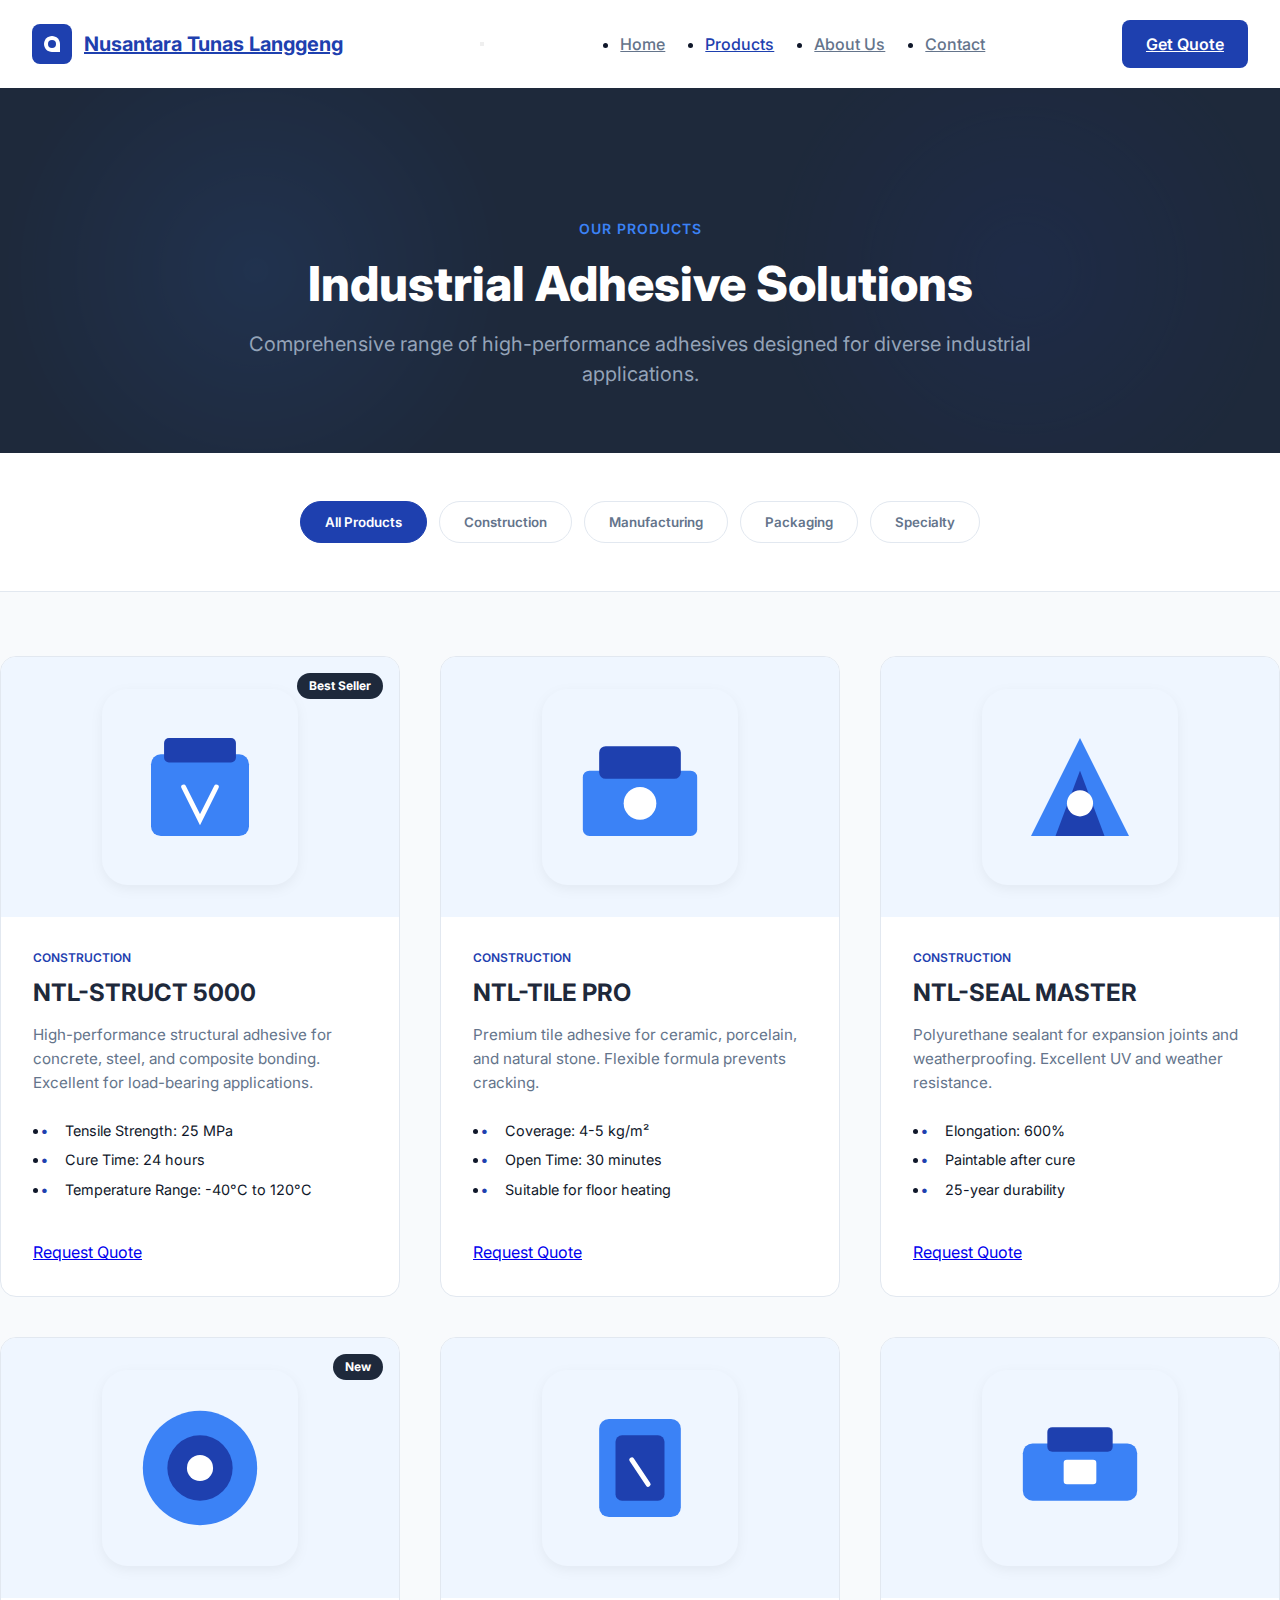
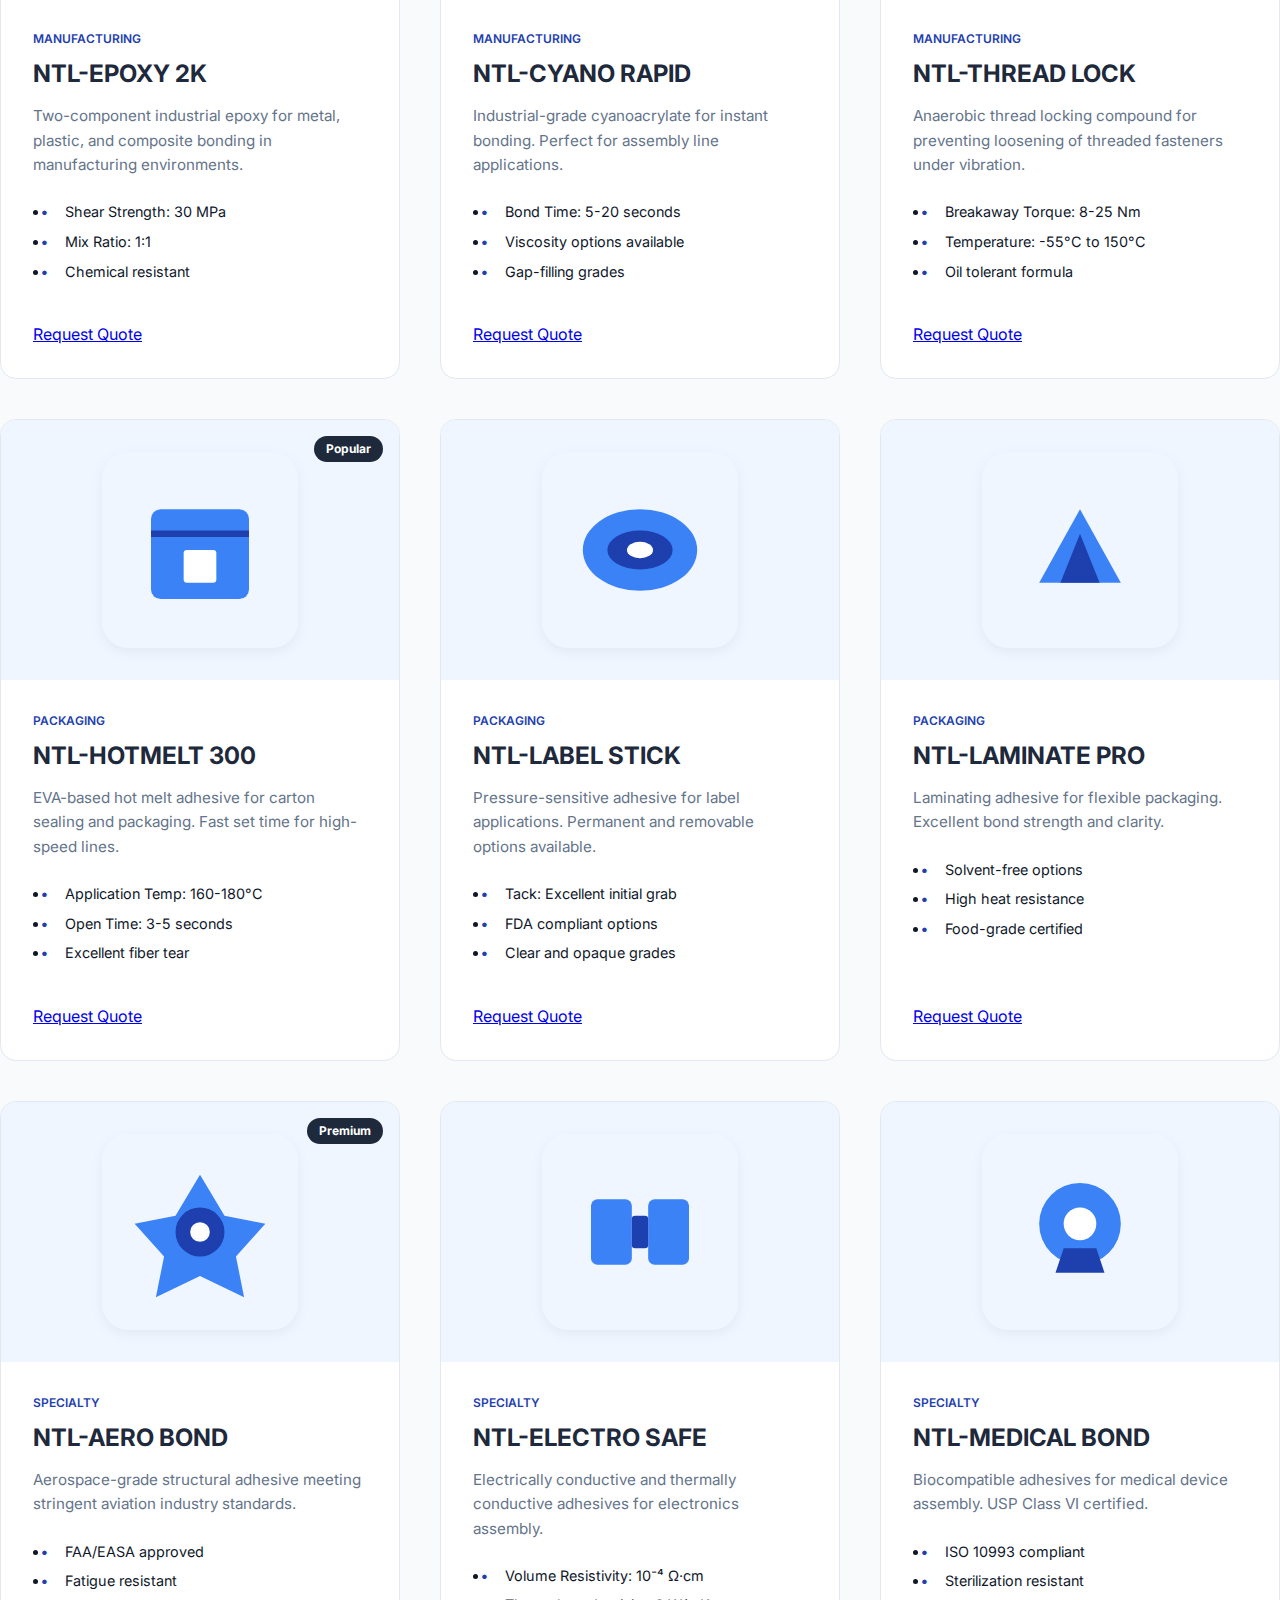
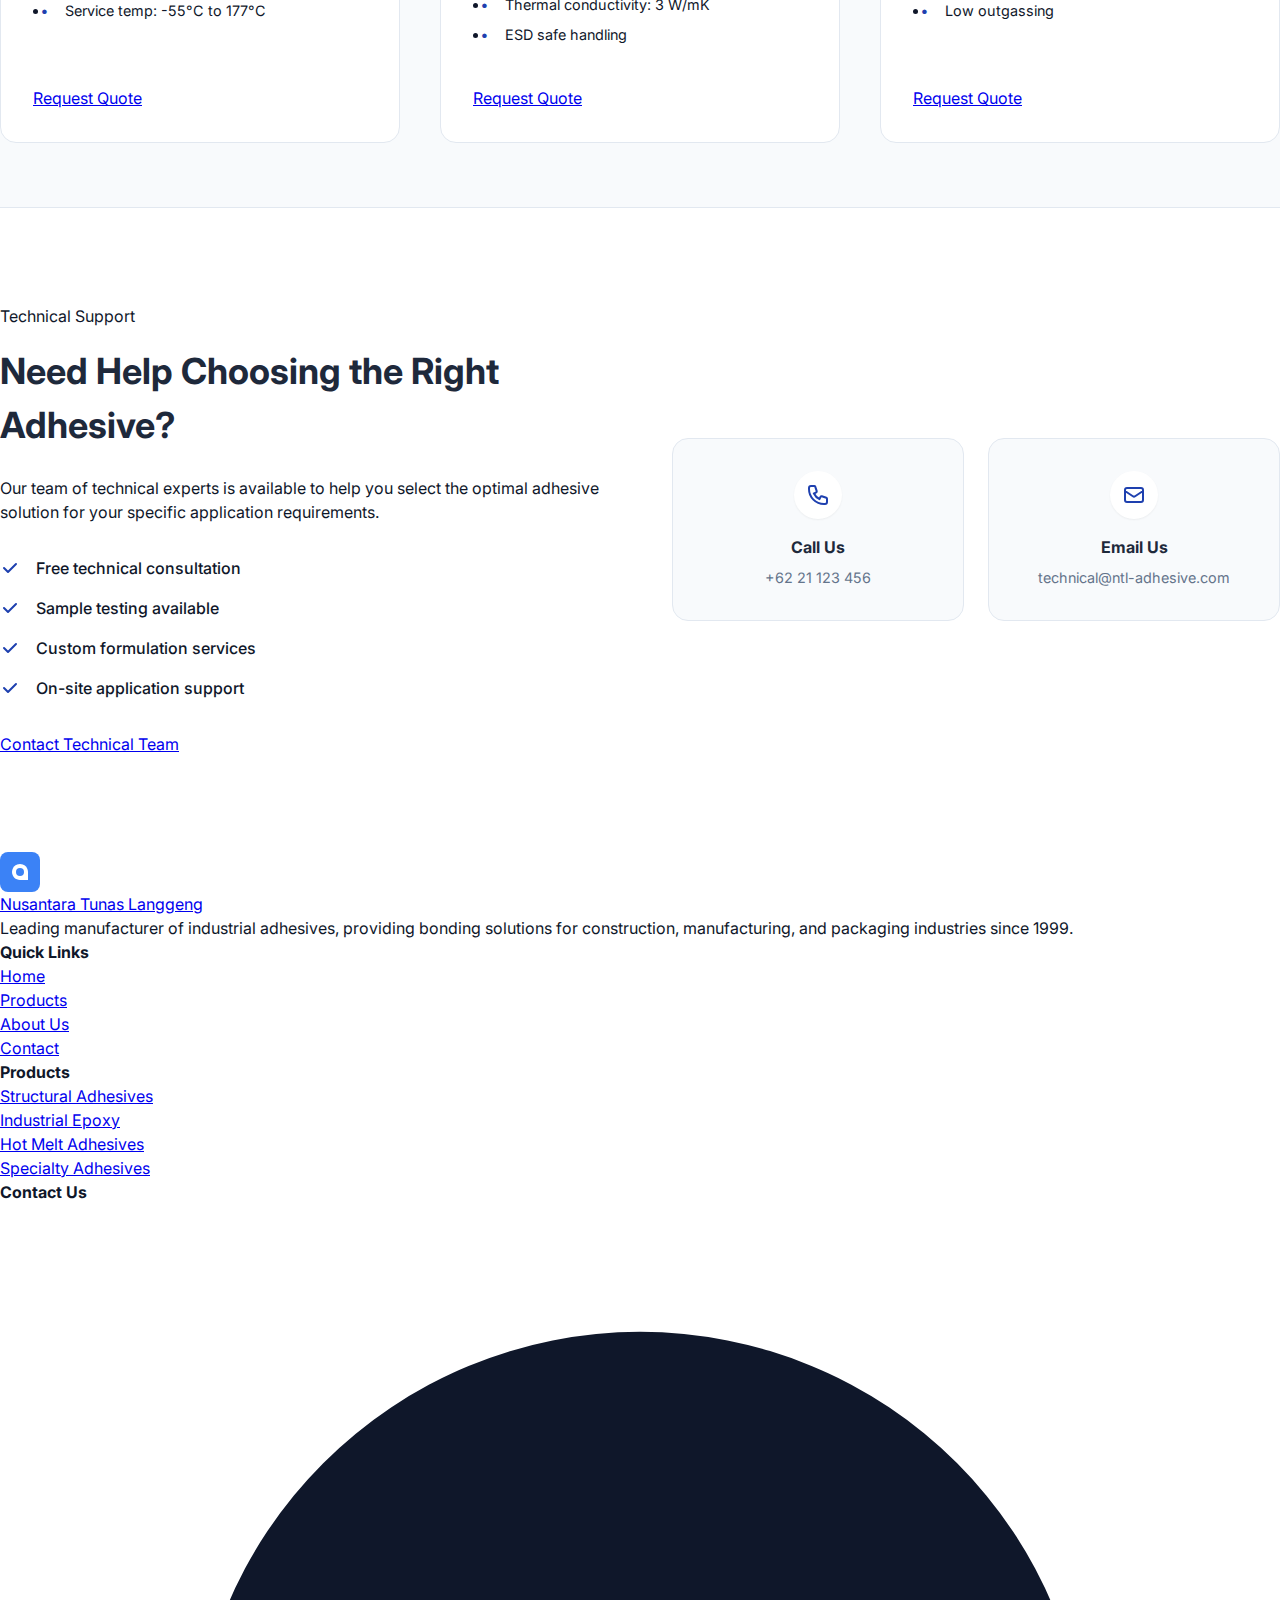
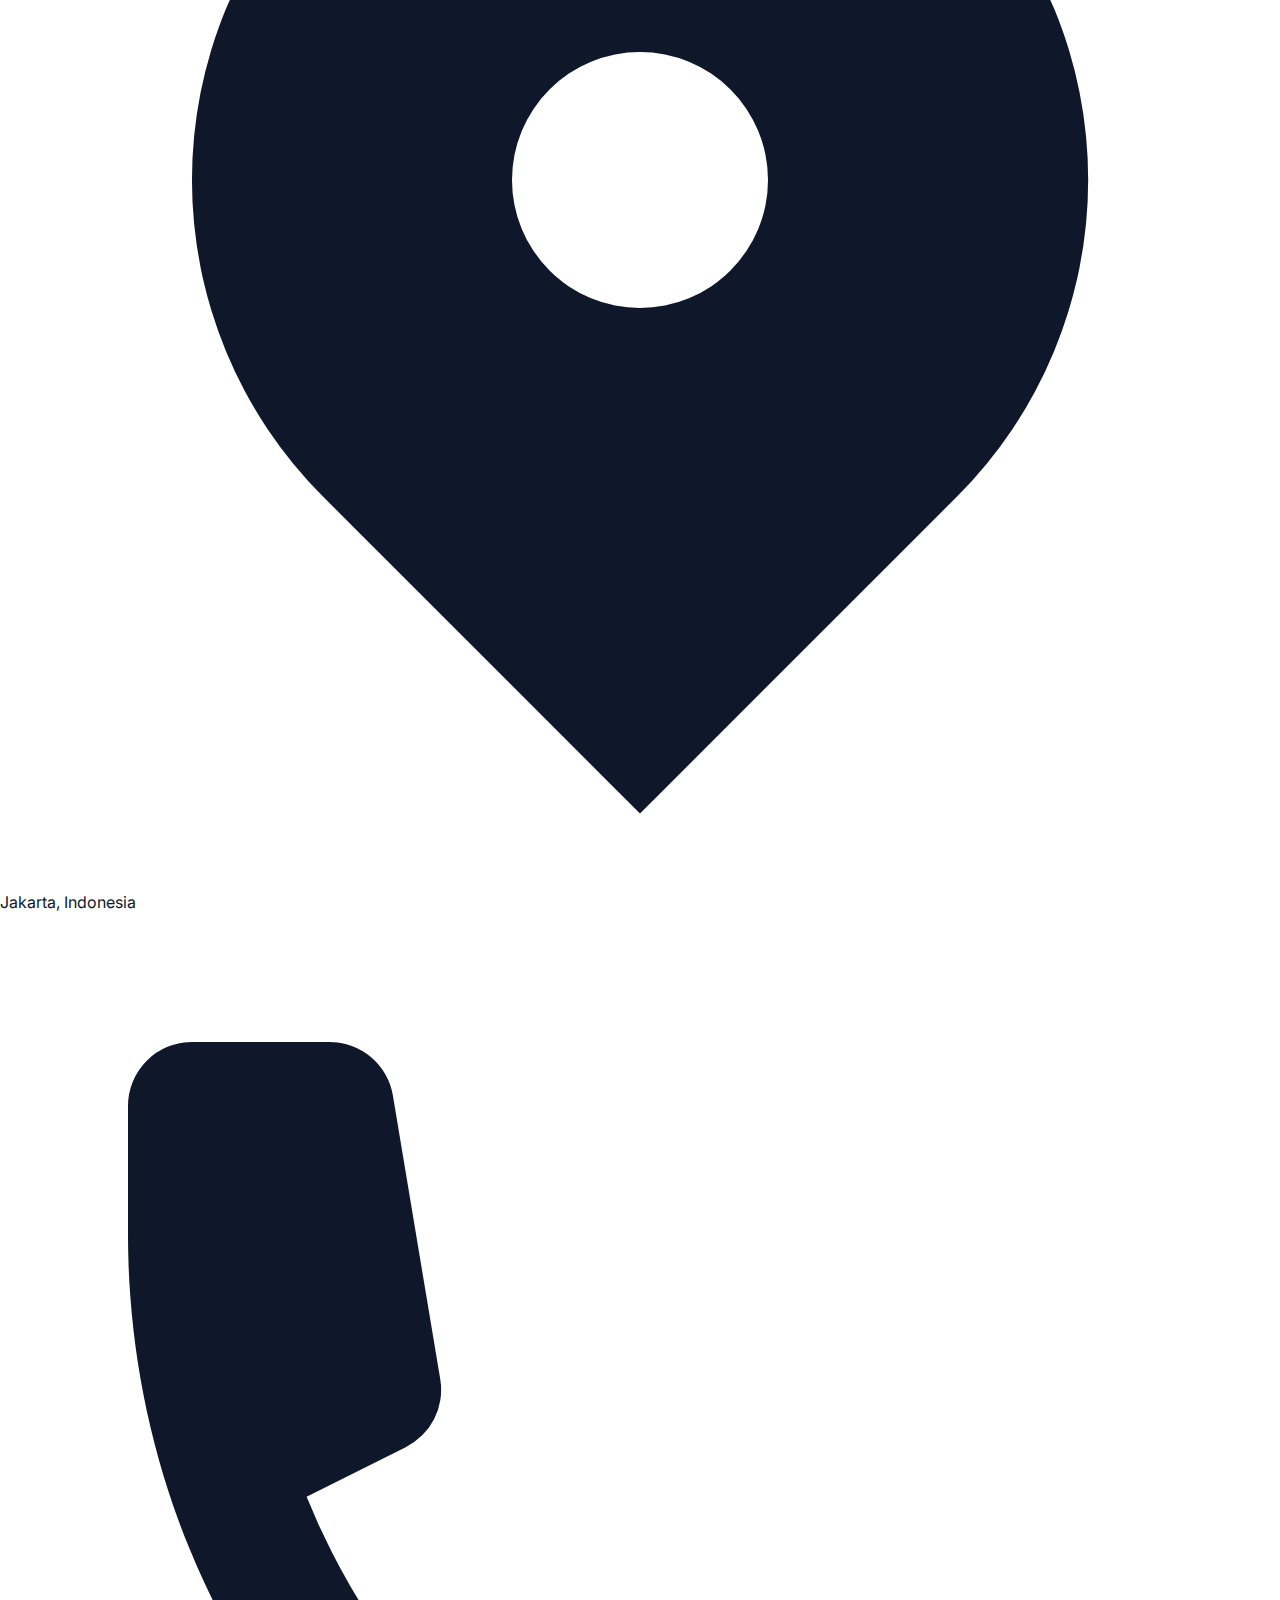
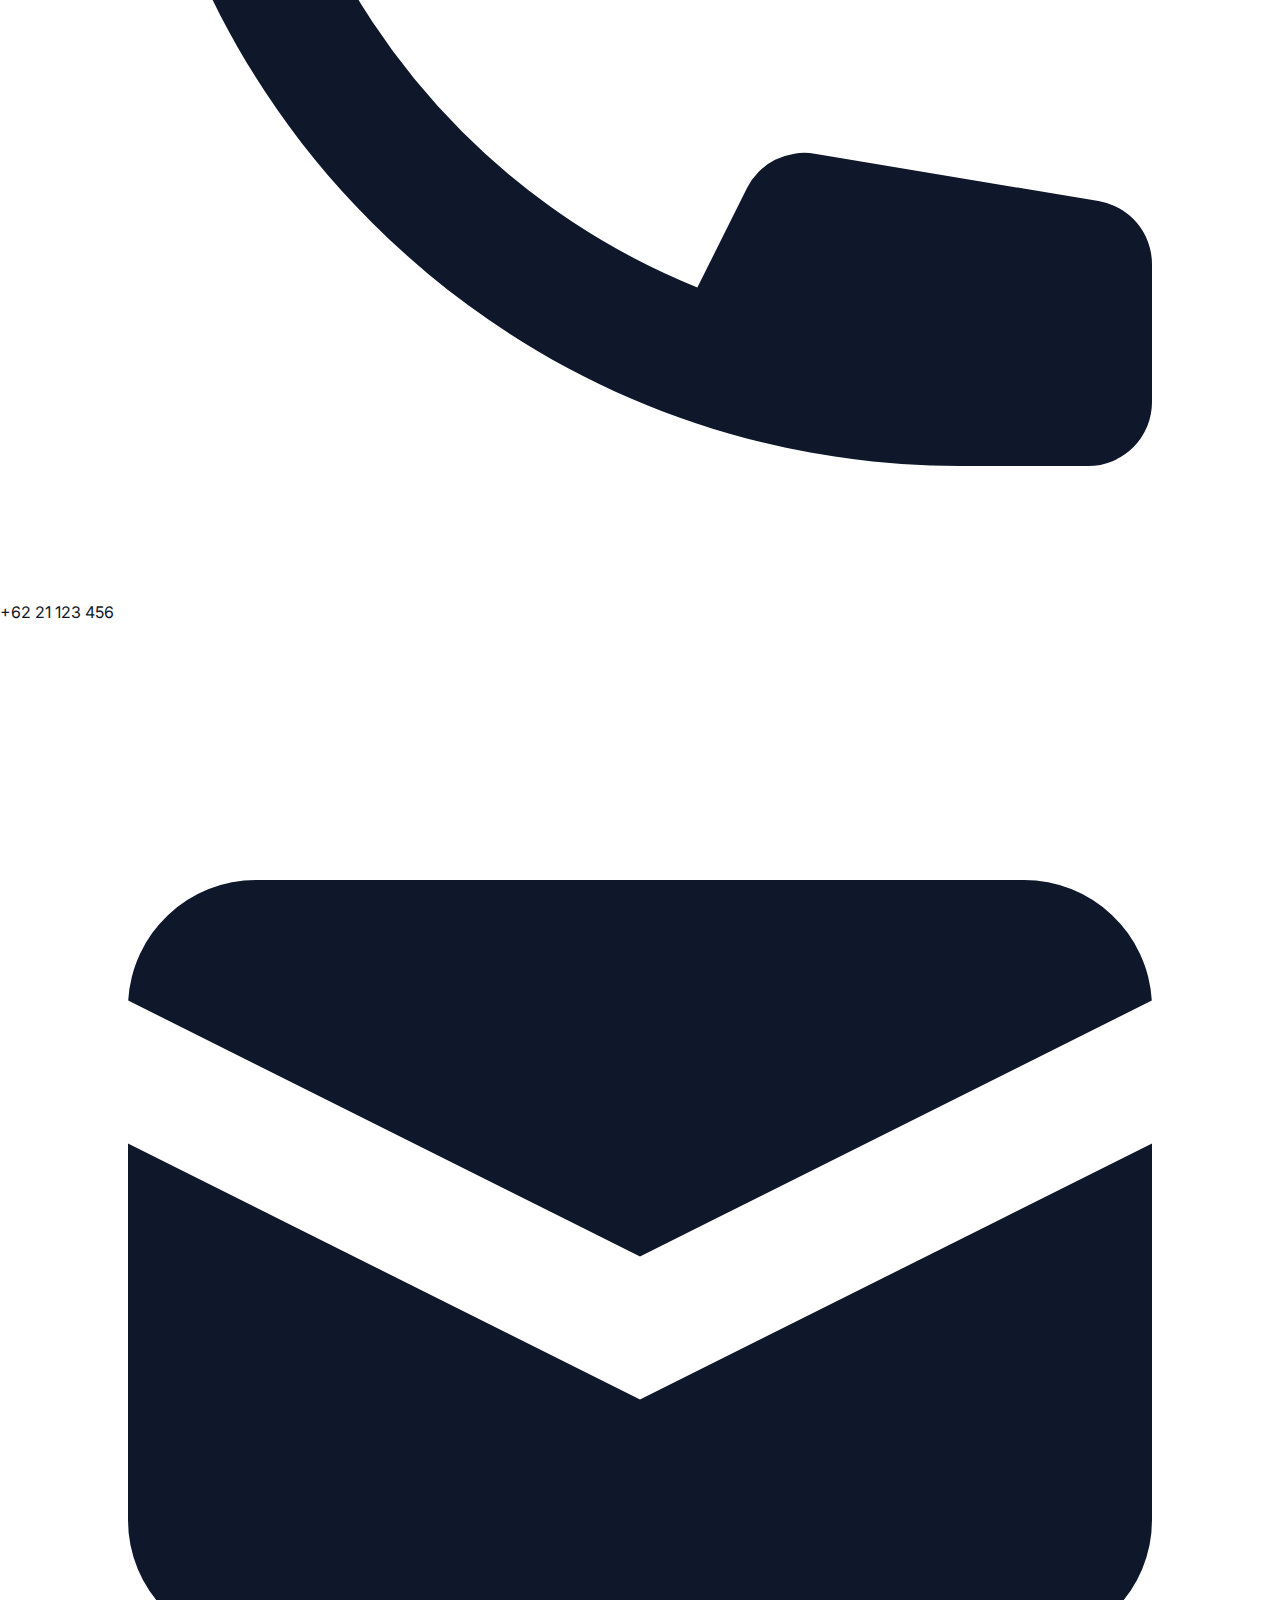
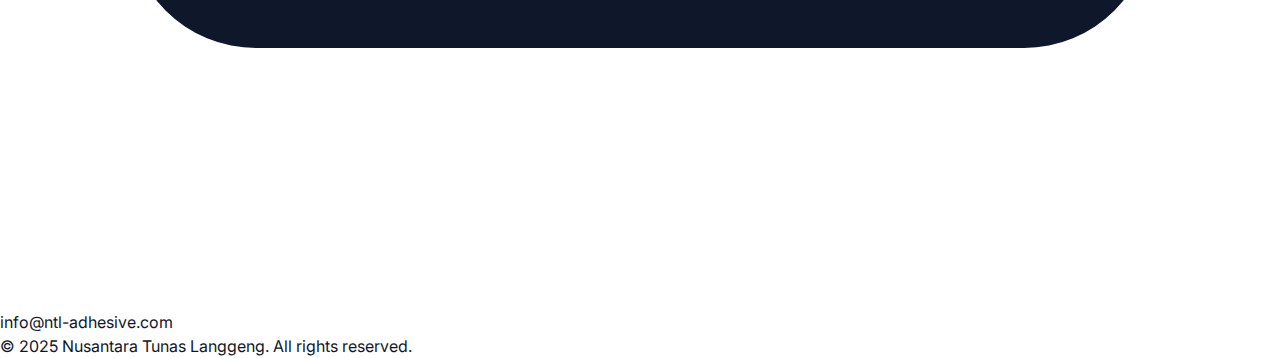
<file: products.html>
<!DOCTYPE html>
<html lang="en">
<head>
    <meta charset="UTF-8">
    <meta name="viewport" content="width=device-width, initial-scale=1.0">
    <title>Products - Nusantara Tunas Langgeng</title>
    <link href="https://fonts.googleapis.com/css2?family=Inter:wght@300;400;500;600;700;800&display=swap" rel="stylesheet">
</head>
<style>
    /* =========================================
   ADD THIS TO THE BOTTOM OF YOUR STYLES.CSS
   ========================================= */

:root {
    --primary: #1e40af;       /* Deep Blue */
    --primary-light: #3b82f6; /* Bright Blue */
    --secondary: #1e293b;     /* Dark Slate */
    --accent: #eff6ff;        /* Light Blue Background */
    --text-dark: #0f172a;
    --text-gray: #64748b;
    --white: #ffffff;
    --transition: all 0.3s cubic-bezier(0.4, 0, 0.2, 1);
    --shadow-sm: 0 1px 2px 0 rgb(0 0 0 / 0.05);
    --shadow-md: 0 4px 6px -1px rgb(0 0 0 / 0.1), 0 2px 4px -2px rgb(0 0 0 / 0.1);
    --shadow-lg: 0 10px 15px -3px rgb(0 0 0 / 0.1), 0 4px 6px -4px rgb(0 0 0 / 0.1);
}

* {
    margin: 0;
    padding: 0;
    box-sizing: border-box;
}

body {
    font-family: 'Inter', sans-serif;
    color: var(--text-dark);
    line-height: 1.5;
    background-color: var(--white);
    overflow-x: hidden;
}

* Navigation */
.navbar {
    position: fixed;
    top: 0;
    width: 100%;
    z-index: 1000;
    background: rgba(255, 255, 255, 0.95);
    backdrop-filter: blur(10px);
    border-bottom: 1px solid rgba(0,0,0,0.05);
    transition: var(--transition);
}

.navbar.scrolled {
    box-shadow: var(--shadow-sm);
    padding: 0.5rem 0;
}

.nav-container {
    display: flex;
    justify-content: space-between;
    align-items: center;
    max-width: 1280px;
    margin: 0 auto;
    padding: 1.25rem 2rem;
}

.logo {
    display: flex;
    align-items: center;
    gap: 0.75rem;
    font-weight: 700;
    font-size: 1.25rem;
    color: var(--primary);
}

.logo-icon {
    width: 40px;
    height: 40px;
}

.nav-links {
    display: flex;
    gap: 2.5rem;
}

.nav-links a {
    font-weight: 500;
    color: var(--text-gray);
    transition: var(--transition);
    position: relative;
}

.nav-links a:hover, .nav-links a.active {
    color: var(--primary);
}

.nav-cta {
    background: var(--primary);
    color: var(--white);
    padding: 0.75rem 1.5rem;
    border-radius: 0.5rem;
    font-weight: 600;
    transition: var(--transition);
}

.nav-cta:hover {
    background: var(--primary-light);
    transform: translateY(-1px);
}

/* Page Header */
.page-header {
    background-color: var(--secondary);
    padding: 8rem 0 4rem; /* Accounts for fixed navbar */
    position: relative;
    overflow: hidden;
    color: var(--white);
    text-align: center;
}

.page-header-bg {
    position: absolute;
    inset: 0;
    opacity: 0.1;
    background-image: radial-gradient(circle at 20% 50%, var(--primary-light) 0%, transparent 25%),
                      radial-gradient(circle at 80% 50%, var(--primary) 0%, transparent 25%);
}

.page-header-content {
    position: relative;
    z-index: 1;
    max-width: 800px;
    margin: 0 auto;
}

.page-tag {
    display: inline-block;
    color: var(--primary-light);
    font-weight: 600;
    text-transform: uppercase;
    letter-spacing: 1px;
    font-size: 0.875rem;
    margin-bottom: 1rem;
}

.page-header h1 {
    font-size: 3rem;
    font-weight: 800;
    margin-bottom: 1rem;
    line-height: 1.2;
}

.page-header p {
    color: #94a3b8;
    font-size: 1.25rem;
}

/* Category Tabs (Filtering) */
.product-categories {
    padding: 3rem 0;
    background: var(--white);
    position: sticky;
    top: 70px; /* Below navbar */
    z-index: 90;
    border-bottom: 1px solid #e2e8f0;
}

.category-tabs {
    display: flex;
    justify-content: center;
    gap: 0.75rem;
    flex-wrap: wrap;
}

.category-tab {
    padding: 0.75rem 1.5rem;
    border-radius: 2rem;
    border: 1px solid #e2e8f0;
    background: var(--white);
    color: var(--text-gray);
    font-weight: 600;
    font-family: inherit;
    cursor: pointer;
    transition: var(--transition);
}

.category-tab:hover {
    border-color: var(--primary);
    color: var(--primary);
}

.category-tab.active {
    background: var(--primary);
    color: var(--white);
    border-color: var(--primary);
}

/* Products Grid Layout */
.products-section {
    padding: 4rem 0;
    background: #f8fafc;
    min-height: 600px;
}

.products-full-grid {
    display: grid;
    grid-template-columns: repeat(auto-fill, minmax(340px, 1fr));
    gap: 2.5rem;
}

/* Full Product Card Styling */
.product-full-card {
    background: var(--white);
    border-radius: 1rem;
    border: 1px solid #e2e8f0;
    overflow: hidden;
    transition: var(--transition);
    display: flex; /* Flex required for column layout */
    flex-direction: column;
}

.product-full-card:hover {
    transform: translateY(-5px);
    box-shadow: var(--shadow-lg);
    border-color: var(--primary-light);
}

/* Filtering Animation Class */
.product-full-card.hide {
    display: none;
}

.product-full-card.show {
    animation: fadeIn 0.5s ease forwards;
}

@keyframes fadeIn {
    from { opacity: 0; transform: translateY(10px); }
    to { opacity: 1; transform: translateY(0); }
}

.product-full-image {
    height: 260px;
    background: var(--accent);
    display: flex;
    align-items: center;
    justify-content: center;
    position: relative;
    padding: 2rem;
}

.product-full-image svg {
    width: 100%;
    height: 100%;
    filter: drop-shadow(0 4px 6px rgba(0,0,0,0.05));
    transition: var(--transition);
}

.product-full-card:hover .product-full-image svg {
    transform: scale(1.05);
}

.product-badge {
    position: absolute;
    top: 1rem;
    right: 1rem;
    background: var(--secondary);
    color: var(--white);
    font-size: 0.75rem;
    font-weight: 700;
    padding: 0.25rem 0.75rem;
    border-radius: 1rem;
    z-index: 10;
}

.product-full-content {
    padding: 2rem;
    display: flex;
    flex-direction: column;
    flex-grow: 1;
}

.product-type {
    font-size: 0.75rem;
    font-weight: 600;
    color: var(--primary);
    text-transform: uppercase;
    margin-bottom: 0.5rem;
}

.product-full-content h3 {
    font-size: 1.5rem;
    color: var(--secondary);
    margin-bottom: 0.75rem;
}

.product-full-content p {
    color: var(--text-gray);
    font-size: 0.95rem;
    margin-bottom: 1.5rem;
    line-height: 1.6;
}

.product-features {
    margin-bottom: 2rem;
    padding-left: 1rem;
}

.product-features li {
    position: relative;
    color: var(--text-dark);
    font-size: 0.9rem;
    margin-bottom: 0.5rem;
    padding-left: 1rem;
}

.product-features li::before {
    content: "•";
    color: var(--primary);
    font-weight: bold;
    position: absolute;
    left: -0.5rem;
}

.product-full-content .btn {
    margin-top: auto; /* Pushes button to bottom */
    width: 100%;
    justify-content: center;
}

/* Technical Support Section */
.tech-support {
    padding: 6rem 0;
    background: var(--white);
    border-top: 1px solid #e2e8f0;
}

.tech-support-content {
    display: grid;
    grid-template-columns: 1fr 1fr;
    gap: 4rem;
    align-items: center;
}

.tech-support-text h2 {
    font-size: 2.25rem;
    color: var(--secondary);
    margin: 1rem 0 1.5rem;
}

.tech-support-list {
    margin: 2rem 0;
}

.tech-support-list li {
    display: flex;
    align-items: center;
    gap: 1rem;
    margin-bottom: 1rem;
    font-weight: 500;
    color: var(--text-dark);
}

.tech-support-list svg {
    width: 20px;
    height: 20px;
    color: var(--primary);
}

.tech-support-visual {
    display: grid;
    grid-template-columns: 1fr 1fr;
    gap: 1.5rem;
}

.support-card {
    padding: 2rem;
    background: #f8fafc;
    border-radius: 1rem;
    text-align: center;
    border: 1px solid #e2e8f0;
    transition: var(--transition);
}

.support-card:hover {
    border-color: var(--primary);
    transform: translateY(-5px);
}

.support-icon {
    width: 48px;
    height: 48px;
    background: var(--white);
    color: var(--primary);
    border-radius: 50%;
    display: flex;
    align-items: center;
    justify-content: center;
    margin: 0 auto 1rem;
    box-shadow: var(--shadow-sm);
}

.support-icon svg {
    width: 24px;
    height: 24px;
}

.support-card h4 {
    color: var(--secondary);
    margin-bottom: 0.5rem;
}

.support-card p {
    color: var(--text-gray);
    font-size: 0.9rem;
}

/* Responsive Adjustments for Products Page */
@media (max-width: 768px) {
    .page-header h1 {
        font-size: 2rem;
    }
    
    .tech-support-content {
        grid-template-columns: 1fr;
        gap: 3rem;
    }
    
    .products-full-grid {
        grid-template-columns: 1fr;
    }
}

</style>
<body>
    <!-- Navigation -->
    <nav class="navbar" id="navbar">
        <div class="nav-container">
            <a href="index.html" class="logo">
                <div class="logo-icon">
                    <svg viewBox="0 0 40 40" fill="none" xmlns="http://www.w3.org/2000/svg">
                        <rect width="40" height="40" rx="8" fill="#1e40af"/>
                        <path d="M12 20C12 15.5817 15.5817 12 20 12V12C24.4183 12 28 15.5817 28 20V28H20C15.5817 28 12 24.4183 12 20V20Z" fill="white"/>
                        <circle cx="20" cy="20" r="4" fill="#1e40af"/>
                    </svg>
                </div>
                <span class="logo-text">Nusantara Tunas Langgeng</span>
            </a>
            <button class="mobile-menu-btn" id="mobileMenuBtn" aria-label="Toggle menu">
                <span></span>
                <span></span>
                <span></span>
            </button>
            <ul class="nav-links" id="navLinks">
                <li><a href="index.html">Home</a></li>
                <li><a href="products.html" class="active">Products</a></li>
                <li><a href="about.html">About Us</a></li>
                <li><a href="contact.html">Contact</a></li>
            </ul>
            <a href="contact.html" class="nav-cta">Get Quote</a>
        </div>
    </nav>

    <!-- Page Header -->
    <section class="page-header">
        <div class="page-header-bg"></div>
        <div class="container">
            <div class="page-header-content">
                <span class="page-tag">Our Products</span>
                <h1>Industrial Adhesive Solutions</h1>
                <p>Comprehensive range of high-performance adhesives designed for diverse industrial applications.</p>
            </div>
        </div>
    </section>

    <!-- Product Categories -->
    <section class="product-categories">
        <div class="container">
            <div class="category-tabs">
                <button class="category-tab active" data-category="all">All Products</button>
                <button class="category-tab" data-category="construction">Construction</button>
                <button class="category-tab" data-category="manufacturing">Manufacturing</button>
                <button class="category-tab" data-category="packaging">Packaging</button>
                <button class="category-tab" data-category="specialty">Specialty</button>
            </div>
        </div>
    </section>

    <!-- Products Grid -->
    <section class="products-section">
        <div class="container">
            <div class="products-full-grid" id="productsGrid">
                <!-- Construction Products -->
                <div class="product-full-card" data-category="construction">
                    <div class="product-full-image">
                        <div class="product-badge">Best Seller</div>
                        <svg viewBox="0 0 120 120" fill="none">
                            <rect width="120" height="120" rx="16" fill="#eff6ff"/>
                            <rect x="30" y="40" width="60" height="50" rx="6" fill="#3b82f6"/>
                            <rect x="38" y="30" width="44" height="15" rx="3" fill="#1e40af"/>
                            <path d="M50 60L60 80L70 60" stroke="white" stroke-width="3" stroke-linecap="round"/>
                        </svg>
                    </div>
                    <div class="product-full-content">
                        <span class="product-type">Construction</span>
                        <h3>NTL-STRUCT 5000</h3>
                        <p>High-performance structural adhesive for concrete, steel, and composite bonding. Excellent for load-bearing applications.</p>
                        <ul class="product-features">
                            <li>Tensile Strength: 25 MPa</li>
                            <li>Cure Time: 24 hours</li>
                            <li>Temperature Range: -40°C to 120°C</li>
                        </ul>
                        <a href="contact.html" class="btn btn-primary">Request Quote</a>
                    </div>
                </div>

                <div class="product-full-card" data-category="construction">
                    <div class="product-full-image">
                        <svg viewBox="0 0 120 120" fill="none">
                            <rect width="120" height="120" rx="16" fill="#eff6ff"/>
                            <rect x="25" y="50" width="70" height="40" rx="4" fill="#3b82f6"/>
                            <rect x="35" y="35" width="50" height="20" rx="4" fill="#1e40af"/>
                            <circle cx="60" cy="70" r="10" fill="white"/>
                        </svg>
                    </div>
                    <div class="product-full-content">
                        <span class="product-type">Construction</span>
                        <h3>NTL-TILE PRO</h3>
                        <p>Premium tile adhesive for ceramic, porcelain, and natural stone. Flexible formula prevents cracking.</p>
                        <ul class="product-features">
                            <li>Coverage: 4-5 kg/m²</li>
                            <li>Open Time: 30 minutes</li>
                            <li>Suitable for floor heating</li>
                        </ul>
                        <a href="contact.html" class="btn btn-primary">Request Quote</a>
                    </div>
                </div>

                <div class="product-full-card" data-category="construction">
                    <div class="product-full-image">
                        <svg viewBox="0 0 120 120" fill="none">
                            <rect width="120" height="120" rx="16" fill="#eff6ff"/>
                            <path d="M30 90L60 30L90 90H30Z" fill="#3b82f6"/>
                            <path d="M45 90L60 50L75 90H45Z" fill="#1e40af"/>
                            <circle cx="60" cy="70" r="8" fill="white"/>
                        </svg>
                    </div>
                    <div class="product-full-content">
                        <span class="product-type">Construction</span>
                        <h3>NTL-SEAL MASTER</h3>
                        <p>Polyurethane sealant for expansion joints and weatherproofing. Excellent UV and weather resistance.</p>
                        <ul class="product-features">
                            <li>Elongation: 600%</li>
                            <li>Paintable after cure</li>
                            <li>25-year durability</li>
                        </ul>
                        <a href="contact.html" class="btn btn-primary">Request Quote</a>
                    </div>
                </div>

                <!-- Manufacturing Products -->
                <div class="product-full-card" data-category="manufacturing">
                    <div class="product-full-image">
                        <div class="product-badge">New</div>
                        <svg viewBox="0 0 120 120" fill="none">
                            <rect width="120" height="120" rx="16" fill="#eff6ff"/>
                            <circle cx="60" cy="60" r="35" fill="#3b82f6"/>
                            <circle cx="60" cy="60" r="20" fill="#1e40af"/>
                            <circle cx="60" cy="60" r="8" fill="white"/>
                        </svg>
                    </div>
                    <div class="product-full-content">
                        <span class="product-type">Manufacturing</span>
                        <h3>NTL-EPOXY 2K</h3>
                        <p>Two-component industrial epoxy for metal, plastic, and composite bonding in manufacturing environments.</p>
                        <ul class="product-features">
                            <li>Shear Strength: 30 MPa</li>
                            <li>Mix Ratio: 1:1</li>
                            <li>Chemical resistant</li>
                        </ul>
                        <a href="contact.html" class="btn btn-primary">Request Quote</a>
                    </div>
                </div>

                <div class="product-full-card" data-category="manufacturing">
                    <div class="product-full-image">
                        <svg viewBox="0 0 120 120" fill="none">
                            <rect width="120" height="120" rx="16" fill="#eff6ff"/>
                            <rect x="35" y="30" width="50" height="60" rx="6" fill="#3b82f6"/>
                            <rect x="45" y="40" width="30" height="40" rx="4" fill="#1e40af"/>
                            <path d="M55 55L65 70" stroke="white" stroke-width="3" stroke-linecap="round"/>
                        </svg>
                    </div>
                    <div class="product-full-content">
                        <span class="product-type">Manufacturing</span>
                        <h3>NTL-CYANO RAPID</h3>
                        <p>Industrial-grade cyanoacrylate for instant bonding. Perfect for assembly line applications.</p>
                        <ul class="product-features">
                            <li>Bond Time: 5-20 seconds</li>
                            <li>Viscosity options available</li>
                            <li>Gap-filling grades</li>
                        </ul>
                        <a href="contact.html" class="btn btn-primary">Request Quote</a>
                    </div>
                </div>

                <div class="product-full-card" data-category="manufacturing">
                    <div class="product-full-image">
                        <svg viewBox="0 0 120 120" fill="none">
                            <rect width="120" height="120" rx="16" fill="#eff6ff"/>
                            <rect x="25" y="45" width="70" height="35" rx="6" fill="#3b82f6"/>
                            <rect x="40" y="35" width="40" height="15" rx="3" fill="#1e40af"/>
                            <rect x="50" y="55" width="20" height="15" rx="2" fill="white"/>
                        </svg>
                    </div>
                    <div class="product-full-content">
                        <span class="product-type">Manufacturing</span>
                        <h3>NTL-THREAD LOCK</h3>
                        <p>Anaerobic thread locking compound for preventing loosening of threaded fasteners under vibration.</p>
                        <ul class="product-features">
                            <li>Breakaway Torque: 8-25 Nm</li>
                            <li>Temperature: -55°C to 150°C</li>
                            <li>Oil tolerant formula</li>
                        </ul>
                        <a href="contact.html" class="btn btn-primary">Request Quote</a>
                    </div>
                </div>

                <!-- Packaging Products -->
                <div class="product-full-card" data-category="packaging">
                    <div class="product-full-image">
                        <div class="product-badge">Popular</div>
                        <svg viewBox="0 0 120 120" fill="none">
                            <rect width="120" height="120" rx="16" fill="#eff6ff"/>
                            <rect x="30" y="35" width="60" height="55" rx="6" fill="#3b82f6"/>
                            <path d="M30 50H90" stroke="#1e40af" stroke-width="4"/>
                            <rect x="50" y="60" width="20" height="20" rx="2" fill="white"/>
                        </svg>
                    </div>
                    <div class="product-full-content">
                        <span class="product-type">Packaging</span>
                        <h3>NTL-HOTMELT 300</h3>
                        <p>EVA-based hot melt adhesive for carton sealing and packaging. Fast set time for high-speed lines.</p>
                        <ul class="product-features">
                            <li>Application Temp: 160-180°C</li>
                            <li>Open Time: 3-5 seconds</li>
                            <li>Excellent fiber tear</li>
                        </ul>
                        <a href="contact.html" class="btn btn-primary">Request Quote</a>
                    </div>
                </div>

                <div class="product-full-card" data-category="packaging">
                    <div class="product-full-image">
                        <svg viewBox="0 0 120 120" fill="none">
                            <rect width="120" height="120" rx="16" fill="#eff6ff"/>
                            <ellipse cx="60" cy="60" rx="35" ry="25" fill="#3b82f6"/>
                            <ellipse cx="60" cy="60" rx="20" ry="12" fill="#1e40af"/>
                            <ellipse cx="60" cy="60" rx="8" ry="5" fill="white"/>
                        </svg>
                    </div>
                    <div class="product-full-content">
                        <span class="product-type">Packaging</span>
                        <h3>NTL-LABEL STICK</h3>
                        <p>Pressure-sensitive adhesive for label applications. Permanent and removable options available.</p>
                        <ul class="product-features">
                            <li>Tack: Excellent initial grab</li>
                            <li>FDA compliant options</li>
                            <li>Clear and opaque grades</li>
                        </ul>
                        <a href="contact.html" class="btn btn-primary">Request Quote</a>
                    </div>
                </div>

                <div class="product-full-card" data-category="packaging">
                    <div class="product-full-image">
                        <svg viewBox="0 0 120 120" fill="none">
                            <rect width="120" height="120" rx="16" fill="#eff6ff"/>
                            <path d="M35 80L60 35L85 80H35Z" fill="#3b82f6"/>
                            <path d="M48 80L60 50L72 80H48Z" fill="#1e40af"/>
                        </svg>
                    </div>
                    <div class="product-full-content">
                        <span class="product-type">Packaging</span>
                        <h3>NTL-LAMINATE PRO</h3>
                        <p>Laminating adhesive for flexible packaging. Excellent bond strength and clarity.</p>
                        <ul class="product-features">
                            <li>Solvent-free options</li>
                            <li>High heat resistance</li>
                            <li>Food-grade certified</li>
                        </ul>
                        <a href="contact.html" class="btn btn-primary">Request Quote</a>
                    </div>
                </div>

                <!-- Specialty Products -->
                <div class="product-full-card" data-category="specialty">
                    <div class="product-full-image">
                        <div class="product-badge">Premium</div>
                        <svg viewBox="0 0 120 120" fill="none">
                            <rect width="120" height="120" rx="16" fill="#eff6ff"/>
                            <polygon points="60,25 75,50 100,55 82,75 87,100 60,87 33,100 38,75 20,55 45,50" fill="#3b82f6"/>
                            <circle cx="60" cy="60" r="15" fill="#1e40af"/>
                            <circle cx="60" cy="60" r="6" fill="white"/>
                        </svg>
                    </div>
                    <div class="product-full-content">
                        <span class="product-type">Specialty</span>
                        <h3>NTL-AERO BOND</h3>
                        <p>Aerospace-grade structural adhesive meeting stringent aviation industry standards.</p>
                        <ul class="product-features">
                            <li>FAA/EASA approved</li>
                            <li>Fatigue resistant</li>
                            <li>Service temp: -55°C to 177°C</li>
                        </ul>
                        <a href="contact.html" class="btn btn-primary">Request Quote</a>
                    </div>
                </div>

                <div class="product-full-card" data-category="specialty">
                    <div class="product-full-image">
                        <svg viewBox="0 0 120 120" fill="none">
                            <rect width="120" height="120" rx="16" fill="#eff6ff"/>
                            <rect x="30" y="40" width="25" height="40" rx="4" fill="#3b82f6"/>
                            <rect x="65" y="40" width="25" height="40" rx="4" fill="#3b82f6"/>
                            <rect x="55" y="50" width="10" height="20" rx="2" fill="#1e40af"/>
                        </svg>
                    </div>
                    <div class="product-full-content">
                        <span class="product-type">Specialty</span>
                        <h3>NTL-ELECTRO SAFE</h3>
                        <p>Electrically conductive and thermally conductive adhesives for electronics assembly.</p>
                        <ul class="product-features">
                            <li>Volume Resistivity: 10⁻⁴ Ω·cm</li>
                            <li>Thermal conductivity: 3 W/mK</li>
                            <li>ESD safe handling</li>
                        </ul>
                        <a href="contact.html" class="btn btn-primary">Request Quote</a>
                    </div>
                </div>

                <div class="product-full-card" data-category="specialty">
                    <div class="product-full-image">
                        <svg viewBox="0 0 120 120" fill="none">
                            <rect width="120" height="120" rx="16" fill="#eff6ff"/>
                            <circle cx="60" cy="55" r="25" fill="#3b82f6"/>
                            <path d="M45 85H75L70 70H50L45 85Z" fill="#1e40af"/>
                            <circle cx="60" cy="55" r="10" fill="white"/>
                        </svg>
                    </div>
                    <div class="product-full-content">
                        <span class="product-type">Specialty</span>
                        <h3>NTL-MEDICAL BOND</h3>
                        <p>Biocompatible adhesives for medical device assembly. USP Class VI certified.</p>
                        <ul class="product-features">
                            <li>ISO 10993 compliant</li>
                            <li>Sterilization resistant</li>
                            <li>Low outgassing</li>
                        </ul>
                        <a href="contact.html" class="btn btn-primary">Request Quote</a>
                    </div>
                </div>
            </div>
        </div>
    </section>

    <!-- Technical Support Section -->
    <section class="tech-support">
        <div class="container">
            <div class="tech-support-content">
                <div class="tech-support-text">
                    <span class="section-tag">Technical Support</span>
                    <h2>Need Help Choosing the Right Adhesive?</h2>
                    <p>Our team of technical experts is available to help you select the optimal adhesive solution for your specific application requirements.</p>
                    <ul class="tech-support-list">
                        <li>
                            <svg viewBox="0 0 20 20" fill="currentColor">
                                <path fill-rule="evenodd" d="M16.707 5.293a1 1 0 010 1.414l-8 8a1 1 0 01-1.414 0l-4-4a1 1 0 011.414-1.414L8 12.586l7.293-7.293a1 1 0 011.414 0z" clip-rule="evenodd"/>
                            </svg>
                            Free technical consultation
                        </li>
                        <li>
                            <svg viewBox="0 0 20 20" fill="currentColor">
                                <path fill-rule="evenodd" d="M16.707 5.293a1 1 0 010 1.414l-8 8a1 1 0 01-1.414 0l-4-4a1 1 0 011.414-1.414L8 12.586l7.293-7.293a1 1 0 011.414 0z" clip-rule="evenodd"/>
                            </svg>
                            Sample testing available
                        </li>
                        <li>
                            <svg viewBox="0 0 20 20" fill="currentColor">
                                <path fill-rule="evenodd" d="M16.707 5.293a1 1 0 010 1.414l-8 8a1 1 0 01-1.414 0l-4-4a1 1 0 011.414-1.414L8 12.586l7.293-7.293a1 1 0 011.414 0z" clip-rule="evenodd"/>
                            </svg>
                            Custom formulation services
                        </li>
                        <li>
                            <svg viewBox="0 0 20 20" fill="currentColor">
                                <path fill-rule="evenodd" d="M16.707 5.293a1 1 0 010 1.414l-8 8a1 1 0 01-1.414 0l-4-4a1 1 0 011.414-1.414L8 12.586l7.293-7.293a1 1 0 011.414 0z" clip-rule="evenodd"/>
                            </svg>
                            On-site application support
                        </li>
                    </ul>
                    <a href="contact.html" class="btn btn-primary">Contact Technical Team</a>
                </div>
                <div class="tech-support-visual">
                    <div class="support-card">
                        <div class="support-icon">
                            <svg viewBox="0 0 24 24" fill="none" stroke="currentColor" stroke-width="2">
                                <path d="M3 5a2 2 0 012-2h3.28a1 1 0 01.948.684l1.498 4.493a1 1 0 01-.502 1.21l-2.257 1.13a11.042 11.042 0 005.516 5.516l1.13-2.257a1 1 0 011.21-.502l4.493 1.498a1 1 0 01.684.949V19a2 2 0 01-2 2h-1C9.716 21 3 14.284 3 6V5z"/>
                            </svg>
                        </div>
                        <h4>Call Us</h4>
                        <p>+62 21 123 456</p>
                    </div>
                    <div class="support-card">
                        <div class="support-icon">
                            <svg viewBox="0 0 24 24" fill="none" stroke="currentColor" stroke-width="2">
                                <path d="M3 8l7.89 5.26a2 2 0 002.22 0L21 8M5 19h14a2 2 0 002-2V7a2 2 0 00-2-2H5a2 2 0 00-2 2v10a2 2 0 002 2z"/>
                            </svg>
                        </div>
                        <h4>Email Us</h4>
                        <p>technical@ntl-adhesive.com</p>
                    </div>
                </div>
            </div>
        </div>
    </section>

    <!-- Footer -->
    <footer class="footer">
        <div class="container">
            <div class="footer-grid">
                <div class="footer-brand">
                    <a href="index.html" class="footer-logo">
                        <div class="logo-icon">
                            <svg viewBox="0 0 40 40" fill="none" xmlns="http://www.w3.org/2000/svg">
                                <rect width="40" height="40" rx="8" fill="#3b82f6"/>
                                <path d="M12 20C12 15.5817 15.5817 12 20 12V12C24.4183 12 28 15.5817 28 20V28H20C15.5817 28 12 24.4183 12 20V20Z" fill="white"/>
                                <circle cx="20" cy="20" r="4" fill="#3b82f6"/>
                            </svg>
                        </div>
                        <span>Nusantara Tunas Langgeng</span>
                    </a>
                    <p class="footer-description">Leading manufacturer of industrial adhesives, providing bonding solutions for construction, manufacturing, and packaging industries since 1999.</p>
                </div>
                <div class="footer-links">
                    <h4>Quick Links</h4>
                    <ul>
                        <li><a href="index.html">Home</a></li>
                        <li><a href="products.html">Products</a></li>
                        <li><a href="about.html">About Us</a></li>
                        <li><a href="contact.html">Contact</a></li>
                    </ul>
                </div>
                <div class="footer-links">
                    <h4>Products</h4>
                    <ul>
                        <li><a href="products.html">Structural Adhesives</a></li>
                        <li><a href="products.html">Industrial Epoxy</a></li>
                        <li><a href="products.html">Hot Melt Adhesives</a></li>
                        <li><a href="products.html">Specialty Adhesives</a></li>
                    </ul>
                </div>
                <div class="footer-contact">
                    <h4>Contact Us</h4>
                    <ul>
                        <li>
                            <svg viewBox="0 0 20 20" fill="currentColor">
                                <path fill-rule="evenodd" d="M5.05 4.05a7 7 0 119.9 9.9L10 18.9l-4.95-4.95a7 7 0 010-9.9zM10 11a2 2 0 100-4 2 2 0 000 4z" clip-rule="evenodd"/>
                            </svg>
                            <span>Jakarta, Indonesia</span>
                        </li>
                        <li>
                            <svg viewBox="0 0 20 20" fill="currentColor">
                                <path d="M2 3a1 1 0 011-1h2.153a1 1 0 01.986.836l.74 4.435a1 1 0 01-.54 1.06l-1.548.773a11.037 11.037 0 006.105 6.105l.774-1.548a1 1 0 011.059-.54l4.435.74a1 1 0 01.836.986V17a1 1 0 01-1 1h-2C7.82 18 2 12.18 2 5V3z"/>
                            </svg>
                            <span>+62 21 123 456</span>
                        </li>
                        <li>
                            <svg viewBox="0 0 20 20" fill="currentColor">
                                <path d="M2.003 5.884L10 9.882l7.997-3.998A2 2 0 0016 4H4a2 2 0 00-1.997 1.884z"/>
                                <path d="M18 8.118l-8 4-8-4V14a2 2 0 002 2h12a2 2 0 002-2V8.118z"/>
                            </svg>
                            <span>info@ntl-adhesive.com</span>
                        </li>
                    </ul>
                </div>
            </div>
            <div class="footer-bottom">
                <p>&copy; 2025 Nusantara Tunas Langgeng. All rights reserved.</p>
            </div>
        </div>
    </footer>

    <script>
        document.addEventListener('DOMContentLoaded', () => {
    
    /* ----------------------------------------------------------------
       1. Navbar Scroll Effect & Mobile Menu (Shared Logic)
    ---------------------------------------------------------------- */
    const navbar = document.getElementById('navbar');
    const mobileBtn = document.getElementById('mobileMenuBtn');
    const navLinks = document.getElementById('navLinks');

    // Scroll Effect
    window.addEventListener('scroll', () => {
        if (window.scrollY > 20) {
            navbar.classList.add('scrolled');
        } else {
            navbar.classList.remove('scrolled');
        }
    });

    // Mobile Menu Toggle
    if (mobileBtn) {
        mobileBtn.addEventListener('click', () => {
            navLinks.classList.toggle('active');
            
            const spans = mobileBtn.querySelectorAll('span');
            if (navLinks.classList.contains('active')) {
                spans[0].style.transform = 'rotate(45deg) translate(5px, 5px)';
                spans[1].style.opacity = '0';
                spans[2].style.transform = 'rotate(-45deg) translate(5px, -5px)';
            } else {
                spans[0].style.transform = 'none';
                spans[1].style.opacity = '1';
                spans[2].style.transform = 'none';
            }
        });
    }

    /* ----------------------------------------------------------------
       2. Product Filtering Logic (New for Products Page)
    ---------------------------------------------------------------- */
    const filterBtns = document.querySelectorAll('.category-tab');
    const productItems = document.querySelectorAll('.product-full-card');

    if (filterBtns.length > 0) {
        filterBtns.forEach(btn => {
            btn.addEventListener('click', () => {
                // 1. Remove active class from all buttons
                filterBtns.forEach(b => b.classList.remove('active'));
                // 2. Add active class to clicked button
                btn.classList.add('active');

                // 3. Get the filter value
                const filterValue = btn.getAttribute('data-category');

                // 4. Loop through items and show/hide
                productItems.forEach(item => {
                    if (filterValue === 'all' || item.getAttribute('data-category') === filterValue) {
                        item.classList.remove('hide');
                        item.classList.add('show');
                        // Reset animation
                        item.style.animation = 'none';
                        item.offsetHeight; /* trigger reflow */
                        item.style.animation = null; 
                    } else {
                        item.classList.remove('show');
                        item.classList.add('hide');
                    }
                });
            });
        });
    }

    /* ----------------------------------------------------------------
       3. Number Counter Animation (Only if elements exist)
    ---------------------------------------------------------------- */
    const stats = document.querySelectorAll('.stat-number');
    if (stats.length > 0) {
        const observerOptions = { threshold: 0.5 };
        const statsObserver = new IntersectionObserver((entries, observer) => {
            entries.forEach(entry => {
                if (!entry.isIntersecting) return;
                const target = entry.target;
                const targetValue = parseInt(target.getAttribute('data-target'));
                const duration = 2000; 
                const stepTime = 20;   
                const steps = duration / stepTime;
                const increment = targetValue / steps;
                
                let current = 0;
                const timer = setInterval(() => {
                    current += increment;
                    if (current >= targetValue) {
                        target.textContent = targetValue;
                        clearInterval(timer);
                    } else {
                        target.textContent = Math.ceil(current);
                    }
                }, stepTime);
                observer.unobserve(target);
            });
        }, observerOptions);
        stats.forEach(stat => statsObserver.observe(stat));
    }

    /* ----------------------------------------------------------------
       4. Smooth Scrolling
    ---------------------------------------------------------------- */
    document.querySelectorAll('a[href^="#"]').forEach(anchor => {
        anchor.addEventListener('click', function (e) {
            const targetId = this.getAttribute('href');
            if (targetId === '#' || targetId.includes('.html')) return; // Ignore actual page links
            
            e.preventDefault();
            const targetElement = document.querySelector(targetId);
            if (targetElement) {
                targetElement.scrollIntoView({ behavior: 'smooth', block: 'start' });
                if (navLinks.classList.contains('active')) mobileBtn.click();
            }
        });
    });
});

    </script>
</body>
</html>
</file>
